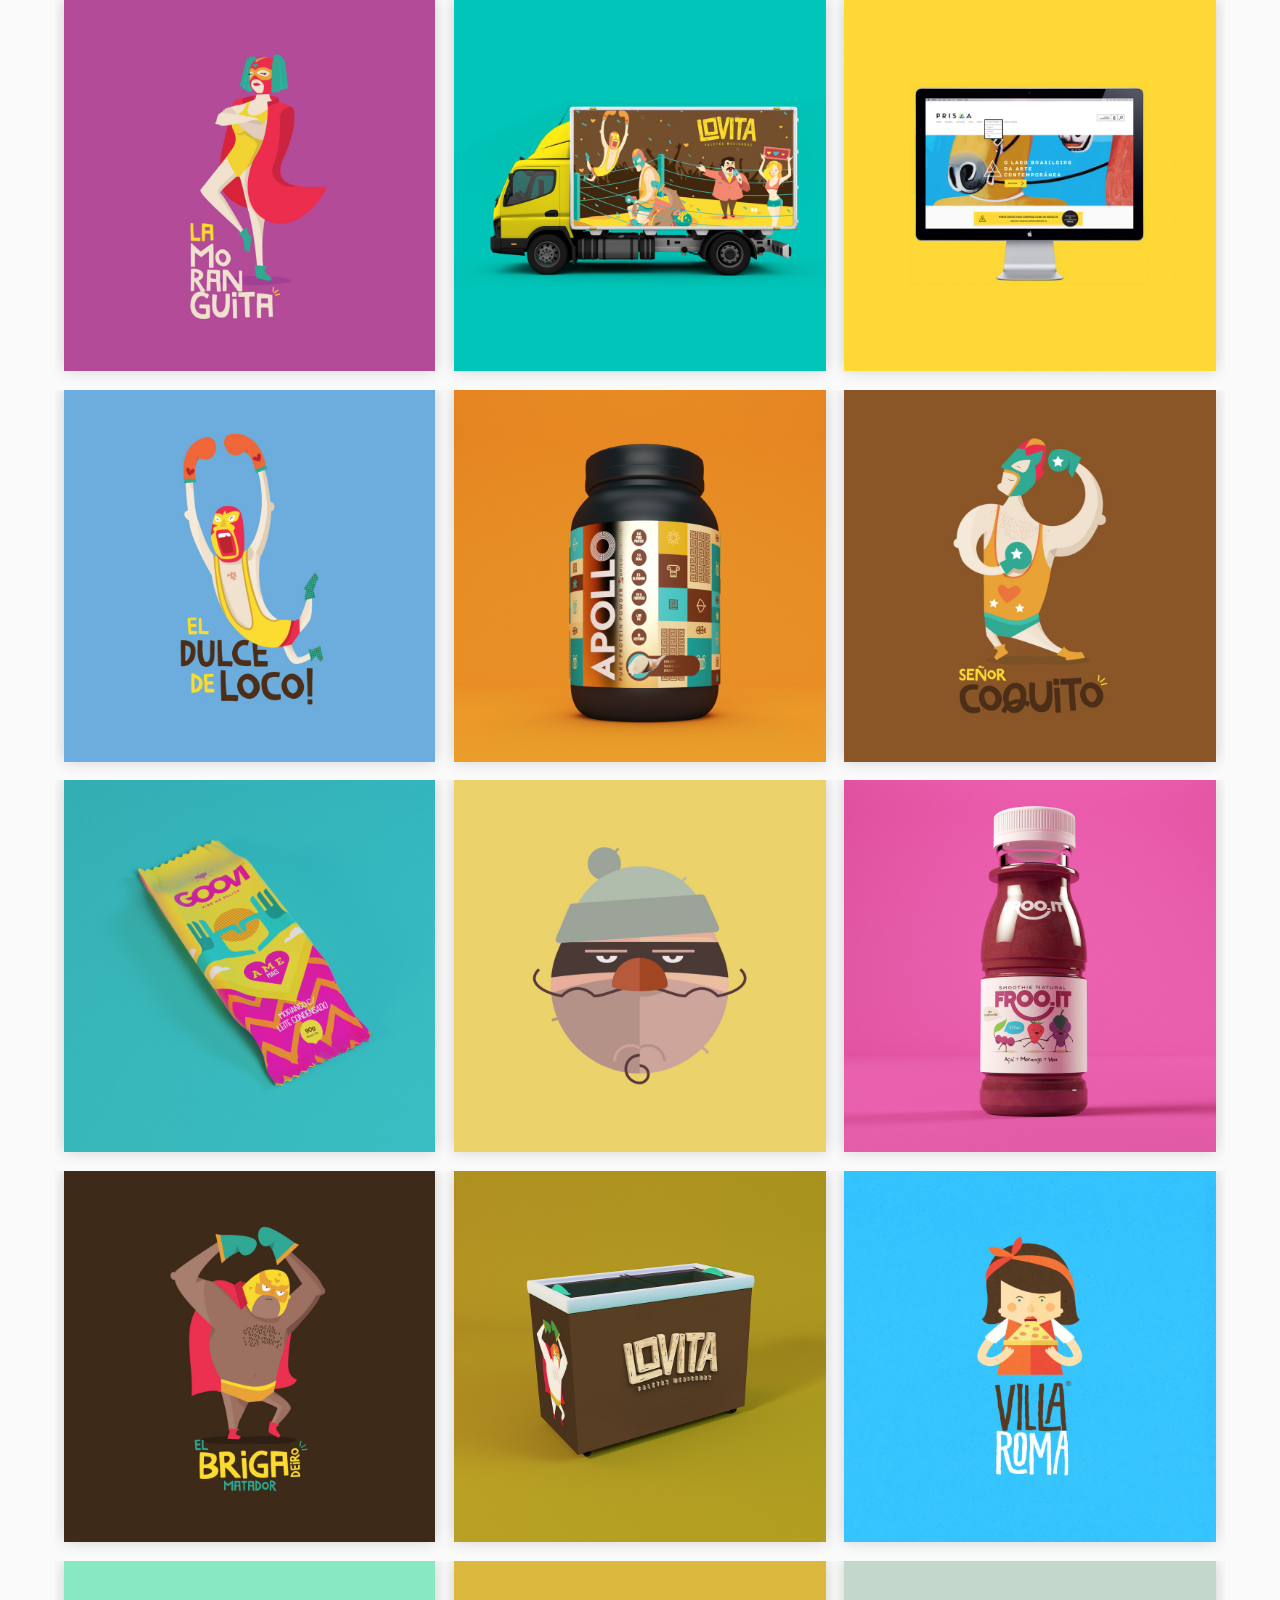
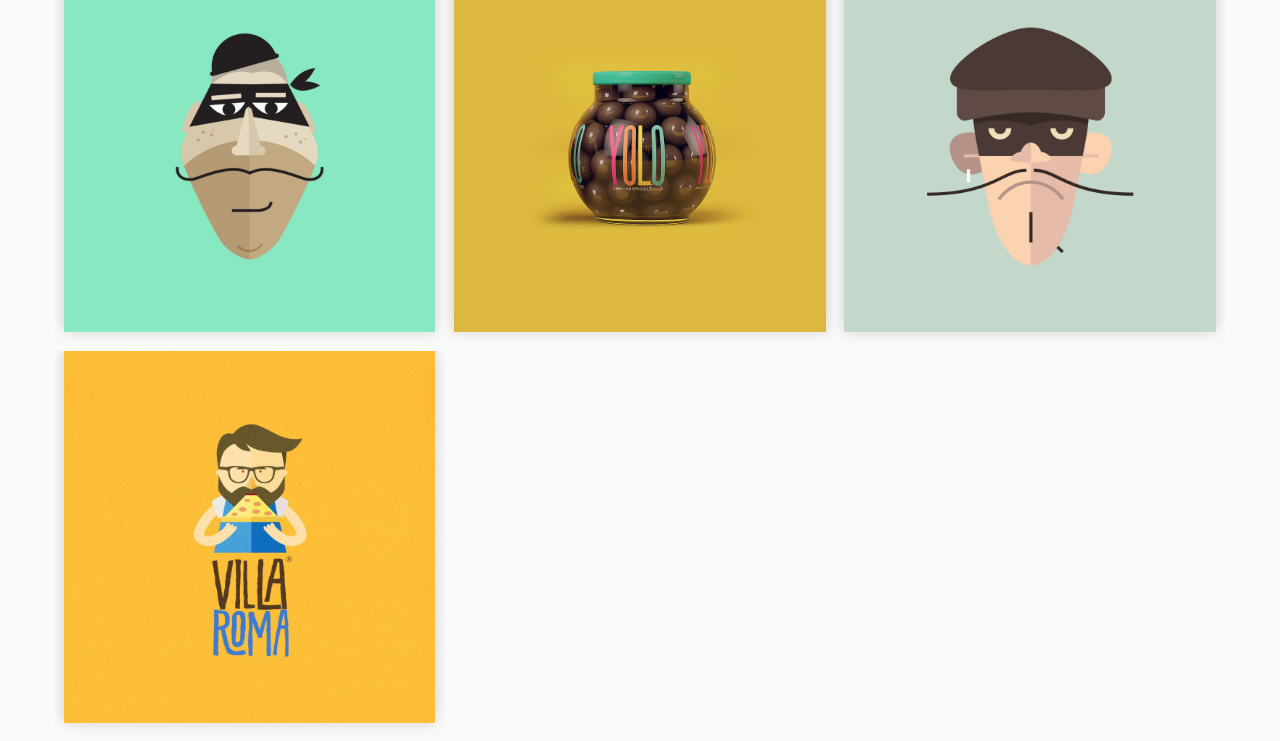
<file: index.html>
<!doctype html>
<html class="no-js" lang="">

<head>
    <meta charset="utf-8">
    <meta http-equiv="X-UA-Compatible" content="IE=edge,chrome=1">
    <title></title>
    <meta name="description" content="">
    <meta name="viewport" content="width=device-width, initial-scale=1">

    <link rel="stylesheet" href="css/normalize.css">
    <link rel="stylesheet" href="css/main.css">
    <link rel="stylesheet" href="css/design.css">
    <link rel="stylesheet" href="css/display.css">
    <link rel="stylesheet" href="css/grid.css">
    <link rel="stylesheet" href="css/tests.css">

    <link rel="stylesheet" href="//maxcdn.bootstrapcdn.com/font-awesome/4.3.0/css/font-awesome.min.css">
    <script src="js/vendor/modernizr-2.8.3.min.js"></script>
</head>

<body class="grey lighten-5">
    <!--[if lt IE 8]>
            <p class="browserupgrade">You are using an <strong>outdated</strong> browser. Please <a href="http://browsehappy.com/">upgrade your browser</a> to improve your experience.</p>
        <![endif]-->

    <div class="menutoggle" style="display:none;">
        <div class="line top-line animated-menutoggle faster"></div>
        <div class="line center-line animated-menutoggle"></div>
        <div class="line bottom-line animated-menutoggle slower"></div>
    </div>

    <div class="container">
        <div id="card-content"></div>
        <div id="portfolio" data-page="portfolio" class="row">
            <div class="small-block-grid-1 medium-block-grid-2 large-block-grid-3">
                <!--<div class="flex-grid s-grid-1 m-grid-2 l-grid-3">-->
                <li class="tile noselect">
                    <div class="card animated ambient-shadow z1">
                        <div class="card-thumb on"><img src="img/lovita2_0001_Layer-Comp-2-1024x1024.jpg">
                        </div>
                        <div class="card-overlay off"></div>
                        <div class="card-info off">
                            <div class="card-icons dead-center"><img src="img/icons/play.svg">
                            </div>
                            <span class="card-title"> Material Deign</span>
                        </div>
                    </div>
                </li>
                <li class="tile noselect">
                    <div class="card animated ambient-shadow z1">
                        <div class="card-thumb on"><img src="img/lovita2_0000_Layer-Comp-1-1024x1024.jpg">
                        </div>
                        <div class="card-overlay off"></div>
                        <div class="card-info off">
                            <div class="card-icons dead-center"><img src="img/icons/play.svg">
                            </div>
                            <span class="card-title"> Material Deign</span>
                        </div>
                    </div>
                </li>
                <li class="tile noselect">
                    <div class="card animated ambient-shadow z1">
                        <div class="card-thumb on"><img src="img/prisma_site-960x960.jpg">
                        </div>
                        <div class="card-overlay off"></div>
                        <div class="card-info off">
                            <div class="card-icons dead-center"><img src="img/icons/play.svg">
                            </div>
                            <span class="card-title"> Material Deign</span>
                        </div>
                    </div>
                </li>
                <li class="tile noselect">
                    <div class="card animated ambient-shadow z1">
                        <div class="card-thumb on"><img src="img/lovita2_0002_Layer-Comp-3-1024x1024.jpg">
                        </div>
                        <div class="card-overlay off"></div>
                        <div class="card-info off">
                            <div class="card-icons dead-center"><img src="img/icons/play.svg">
                            </div>
                            <span class="card-title"> Material Deign</span>
                        </div>
                    </div>
                </li>
                <li class="tile noselect">
                    <div class="card animated ambient-shadow z1">
                        <div class="card-thumb on"><img src="img/1300_1-1024x1024.jpg">
                        </div>
                        <div class="card-overlay off"></div>
                        <div class="card-info off">
                            <div class="card-icons dead-center"><img src="img/icons/play.svg">
                            </div>
                            <span class="card-title"> Material Deign</span>
                        </div>
                    </div>
                </li>
                <li class="tile noselect">
                    <div class="card animated ambient-shadow z1">
                        <div class="card-thumb on"><img src="img/lovita2_0003_Layer-Comp-4-1024x1024.jpg">
                        </div>
                        <div class="card-overlay off"></div>
                        <div class="card-info off">
                            <div class="card-icons dead-center"><img src="img/icons/play.svg">
                            </div>
                            <span class="card-title"> Material Deign</span>
                        </div>
                    </div>
                </li>
                <li class="tile noselect">
                    <div class="card animated ambient-shadow z1">
                        <div class="card-thumb on"><img src="img/paleta-960x960.jpg">
                        </div>
                        <div class="card-overlay off"></div>
                        <div class="card-info off">
                            <div class="card-icons dead-center"><img src="img/icons/play.svg">
                            </div>
                            <span class="card-title"> Material Deign</span>
                        </div>
                    </div>
                </li>
                <li class="tile noselect">
                    <div class="card animated ambient-shadow z1">
                        <div class="card-thumb on"><img src="img/illegal_6-1024x1024.jpg">
                        </div>
                        <div class="card-overlay off"></div>
                        <div class="card-info off">
                            <div class="card-icons dead-center"><img src="img/icons/play.svg">
                            </div>
                            <span class="card-title"> Material Deign</span>
                        </div>
                    </div>
                </li>
                <li class="tile noselect">
                    <div class="card animated ambient-shadow z1">
                        <div class="card-thumb on"><img src="img/1300_0008_Layer-Comp-9-1024x1024.jpg">
                        </div>
                        <div class="card-overlay off"></div>
                        <div class="card-info off">
                            <div class="card-icons dead-center"><img src="img/icons/play.svg">
                            </div>
                            <span class="card-title"> Material Deign</span>
                        </div>
                    </div>
                </li>
                <li class="tile noselect">
                    <div class="card animated ambient-shadow z1">
                        <div class="card-thumb on"><img src="img/lovita2_0004_Layer-Comp-5-1024x1024.jpg">
                        </div>
                        <div class="card-overlay off"></div>
                        <div class="card-info off">
                            <div class="card-icons dead-center"><img src="img/icons/play.svg">
                            </div>
                            <span class="card-title"> Material Deign</span>
                        </div>
                    </div>
                </li>
                <li class="tile noselect">
                    <div class="card animated ambient-shadow z1">
                        <div class="card-thumb on"><img src="img/lovita2_0005_Layer-Comp-6-1024x1024.jpg">
                        </div>
                        <div class="card-overlay off"></div>
                        <div class="card-info off">
                            <div class="card-icons dead-center"><img src="img/icons/play.svg">
                            </div>
                            <span class="card-title"> Material Deign</span>
                        </div>
                    </div>
                </li>
                <li class="tile noselect">
                    <div class="card animated ambient-shadow z1">
                        <div class="card-thumb on"><img src="img/villa2_0006_Layer-Comp-7-1024x1024.jpg">
                        </div>
                        <div class="card-overlay off"></div>
                        <div class="card-info off">
                            <div class="card-icons dead-center"><img src="img/icons/play.svg">
                            </div>
                            <span class="card-title"> Material Deign</span>
                        </div>
                    </div>
                </li>
                <li class="tile noselect">
                    <div class="card animated ambient-shadow z1">
                        <div class="card-thumb on"><img src="img/illegal_8-1024x1024.jpg">
                        </div>
                        <div class="card-overlay off"></div>
                        <div class="card-info off">
                            <div class="card-icons dead-center"><img src="img/icons/play.svg">
                            </div>
                            <span class="card-title"> Material Deign</span>
                        </div>
                    </div>
                </li>
                <li class="tile noselect">
                    <div class="card animated ambient-shadow z1">
                        <div class="card-thumb on"><img src="img/yolo6-960x960.jpg">
                        </div>
                        <div class="card-overlay off"></div>
                        <div class="card-info off">
                            <div class="card-icons dead-center"><img src="img/icons/play.svg">
                            </div>
                            <span class="card-title"> Material Deign</span>
                        </div>
                    </div>
                </li>
                <li class="tile noselect">
                    <div class="card animated ambient-shadow z1">
                        <div class="card-thumb on"><img src="img/illegal_7-1024x1024.jpg">
                        </div>
                        <div class="card-overlay off"></div>
                        <div class="card-info off">
                            <div class="card-icons dead-center"><img src="img/icons/play.svg">
                            </div>
                            <span class="card-title"> Material Deign</span>
                        </div>
                    </div>
                </li>
                <li class="tile noselect">
                    <div class="card animated ambient-shadow z1">
                        <div class="card-thumb on"><img src="img/villa2_0008_Layer-Comp-91-1024x1024.jpg">
                        </div>
                        <div class="card-overlay off"></div>
                        <div class="card-info off">
                            <div class="card-icons dead-center"><img src="img/icons/play.svg">
                            </div>
                            <span class="card-title"> Material Deign</span>
                        </div>
                    </div>
                </li>
            </div>
        </div>
    </div>

    <script src="//ajax.googleapis.com/ajax/libs/jquery/1.11.2/jquery.js"></script>
    <script>
        window.jQuery || document.write('<script src="js/vendor/jquery-1.11.2.js"><\/script>')
    </script>
    <script src="js/plugins.js"></script>
    <script src="js/main.js"></script>
    <script src="js/cards.js"></script>
    <script src="js/vendor/color-thief.js"></script>
</body>

</html>
</file>
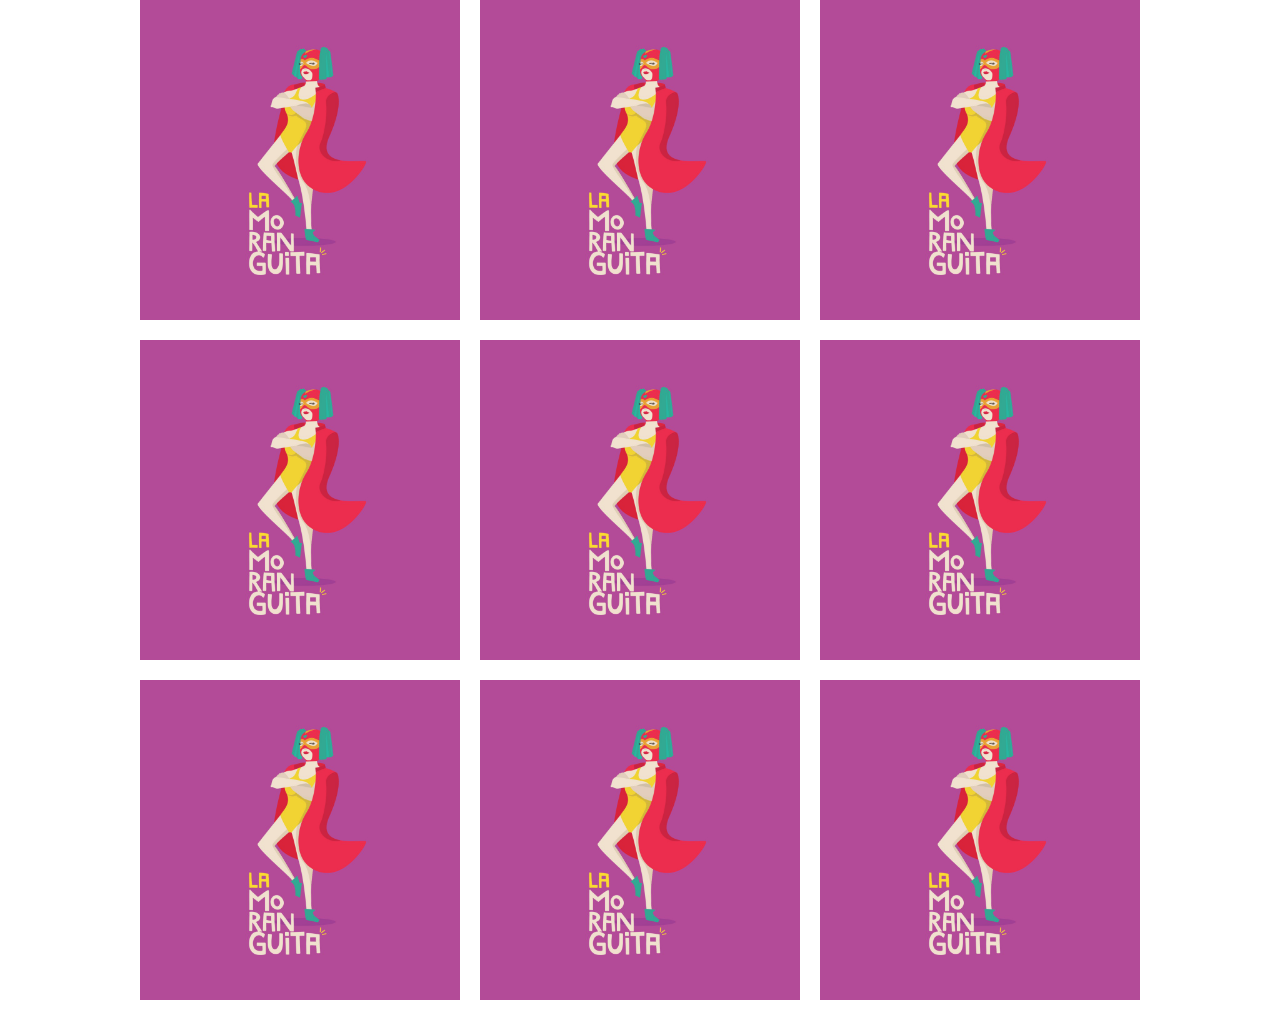
<file: test/index.html>
<!doctype html>
<html class="no-js" lang="en">

<head>
    <meta charset="utf-8" />
    <meta name="viewport" content="width=device-width, initial-scale=1.0" />
    <title>Foundation | Welcome</title>
    <link rel="stylesheet" href="css/foundation.css" />
    <script src="js/vendor/modernizr.js"></script>
</head>

<body>

    <div class="row">
        <div class="small-block-grid-1 medium-block-grid-2 large-block-grid-3">
            <li>
                <img src="../img/lovita2_0001_Layer-Comp-2-1024x1024.jpg" />
            </li>
            <li>
                <img src="../img/lovita2_0001_Layer-Comp-2-1024x1024.jpg" />
            </li>
            <li>
                <img src="../img/lovita2_0001_Layer-Comp-2-1024x1024.jpg" />
            </li>
            <li>
                <img src="../img/lovita2_0001_Layer-Comp-2-1024x1024.jpg" />
            </li>
            <li>
                <img src="../img/lovita2_0001_Layer-Comp-2-1024x1024.jpg" />
            </li>
            <li>
                <img src="../img/lovita2_0001_Layer-Comp-2-1024x1024.jpg" />
            </li>
            <li>
                <img src="../img/lovita2_0001_Layer-Comp-2-1024x1024.jpg" />
            </li>
            <li>
                <img src="../img/lovita2_0001_Layer-Comp-2-1024x1024.jpg" />
            </li>
            <li>
                <img src="../img/lovita2_0001_Layer-Comp-2-1024x1024.jpg" />
            </li>
        </div>
    </div>


    <script src="js/vendor/jquery.js"></script>
    <script src="js/foundation.min.js"></script>
    <script>
        $(document).foundation();
    </script>
</body>

</html>
</file>
<file: css/main.css>
/*! HTML5 Boilerplate v5.0 | MIT License | http://h5bp.com/ */

html {
    color: #222;
    font-size: 1em;
    line-height: 1.4;
}

::-moz-selection {
    background: #b3d4fc;
    text-shadow: none;
}

::selection {
    background: #b3d4fc;
    text-shadow: none;
}

hr {
    display: block;
    height: 1px;
    border: 0;
    border-top: 1px solid #ccc;
    margin: 1em 0;
    padding: 0;
}

audio,
canvas,
iframe,
img,
svg,
video {
    vertical-align: middle;
}

fieldset {
    border: 0;
    margin: 0;
    padding: 0;
}

textarea {
    resize: vertical;
}

.browserupgrade {
    margin: 0.2em 0;
    background: #ccc;
    color: #000;
    padding: 0.2em 0;
}


/* ==========================================================================
   Author's custom styles
   ========================================================================== */















/* ==========================================================================
   Media Queries
   ========================================================================== */

@media only screen and (min-width: 35em) {

}

@media print,
       (-o-min-device-pixel-ratio: 5/4),
       (-webkit-min-device-pixel-ratio: 1.25),
       (min-resolution: 120dpi) {

}

/* ==========================================================================
   Helper classes
   ========================================================================== */

.hidden {
    display: none !important;
    visibility: hidden;
}

.visuallyhidden {
    border: 0;
    clip: rect(0 0 0 0);
    height: 1px;
    margin: -1px;
    overflow: hidden;
    padding: 0;
    position: absolute;
    width: 1px;
}

.visuallyhidden.focusable:active,
.visuallyhidden.focusable:focus {
    clip: auto;
    height: auto;
    margin: 0;
    overflow: visible;
    position: static;
    width: auto;
}

.invisible {
    visibility: hidden;
}

.clearfix:before,
.clearfix:after {
    content: " ";
    display: table;
}

.clearfix:after {
    clear: both;
}

.clearfix {
    *zoom: 1;
}

/* ==========================================================================
   Print styles
   ========================================================================== */

@media print {
    *,
    *:before,
    *:after {
        background: transparent !important;
        color: #000 !important;
        box-shadow: none !important;
        text-shadow: none !important;
    }

    a,
    a:visited {
        text-decoration: underline;
    }

    a[href]:after {
        content: " (" attr(href) ")";
    }

    abbr[title]:after {
        content: " (" attr(title) ")";
    }

    a[href^="#"]:after,
    a[href^="javascript:"]:after {
        content: "";
    }

    pre,
    blockquote {
        border: 1px solid #999;
        page-break-inside: avoid;
    }

    thead {
        display: table-header-group;
    }

    tr,
    img {
        page-break-inside: avoid;
    }

    img {
        max-width: 100% !important;
    }

    p,
    h2,
    h3 {
        orphans: 3;
        widows: 3;
    }

    h2,
    h3 {
        page-break-after: avoid;
    }
}
</file>
<file: css/design.css>
/*--------------------------------------------------------------
TYPE
--------------------------------------------------------------*/

@font-face {
    font-family: "Roboto";
    src: url("../fonts/roboto/Roboto-Light.ttf");
    font-weight: 300;
}

@font-face {
    font-family: "Roboto";
    src: url("../fonts/roboto/Roboto-Regular.ttf");
    font-weight: 400;
}

@font-face {
    font-family: "Roboto";
    src: url("../fonts/roboto/Roboto-Medium.ttf");
    font-weight: 500;
}

@font-face {
    font-family: "Roboto";
    src: url("../fonts/roboto/Roboto-Bold.ttf");
    font-weight: 700;
}

@font-face {
    font-family: "Roboto";
    src: url("../fonts/roboto/Roboto-Thin.ttf");
    font-weight: 200;
}

@font-face {
    font-family: "NotoSerif";
    src: url("../fonts/noto-serif/NotoSerif-Regular.ttf");
    font-weight: 400;
}

@font-face {
    font-family: "NotoSerif";
    src: url("../fonts/noto-serif/NotoSerif-Italic.ttf");
    font-weight: 400;
    font-style: italic;
}

@font-face {
    font-family: "NotoSerif";
    src: url("../fonts/noto-serif/NotoSerif-Bold.ttf");
    font-weight: 700;
}

@font-face {
    font-family: "NotoSerif";
    src: url("../fonts/noto-serif/NotoSerif-BoldItalic.ttf");
    font-weight: 700;
    font-style: italic;
}

@font-face {
    font-family: "NotoSans";
    src: url("../fonts/noto-sans/NotoSans-Regular.ttf");
    font-weight: 400;
}

@font-face {
    font-family: "NotoSans";
    src: url("../fonts/noto-sans/NotoSans-Italic.ttf");
    font-weight: 400;
    font-style: italic;
}

@font-face {
    font-family: "NotoSans";
    src: url("../fonts/noto-sans/NotoSans-Bold.ttf");
    font-weight: 700;
}

@font-face {
    font-family: "NotoSans";
    src: url("../fonts/noto-sans/NotoSans-BoldItalic.ttf");
    font-weight: 700;
    font-style: italic;
}
/*--------------------------------------------------------------
ASPECT
--------------------------------------------------------------*/

html {
    line-height: 1.5;
    font-family: "Roboto", sans-serif;
    font-weight: normal;
    color: rgba(0, 0, 0, 0.87);
}

@media only screen and (min-width: 0) {
    html {
        font-size: 14px;
    }
}

@media only screen and (min-width: 992px) {
    html {
        font-size: 14.5px;
    }
}

@media only screen and (min-width: 1200px) {
    html {
        font-size: 15px;
    }
}

h1,
h2,
h3,
h4,
h5,
h6 {
    font-weight: 400;
}

h1 a,
h2 a,
h3 a,
h4 a,
h5 a,
h6 a {
    font-weight: inherit;
}

h1 {
    font-size: 4.2rem;
    line-height: 4.62rem;
    margin: 2.1rem 0 1.68rem 0;
}

h2 {
    font-size: 3.56rem;
    line-height: 3.916rem;
    margin: 1.78rem 0 1.424rem 0;
}

h3 {
    font-size: 2.92rem;
    line-height: 3.212rem;
    margin: 1.46rem 0 1.168rem 0;
}

h4 {
    font-size: 2.28rem;
    line-height: 2.508rem;
    margin: 1.14rem 0 0.912rem 0;
}

h5 {
    font-size: 1.64rem;
    line-height: 1.804rem;
    margin: 0.82rem 0 0.656rem 0;
}

h6 {
    font-size: 1rem;
    line-height: 1.1rem;
    margin: 0.5rem 0 0.4rem 0;
}

em {
    font-style: italic;
}

strong {
    font-weight: 500;
}

small {
    font-size: 75%;
}

.light,
footer.page-footer .footer-copyright {
    font-weight: 300;
}

.flow-text {
    font-weight: 300;
}

@media only screen and (min-width: 360px) {
    .flow-text {
        font-size: 1.2rem;
    }
}

@media only screen and (min-width: 0px) {
    .flow-text {
        line-height: 0.8rem;
    }
}

@media only screen and (min-width: 390px) {
    .flow-text {
        font-size: 1.224rem;
    }
}

@media only screen and (min-width: 30px) {
    .flow-text {
        line-height: 0.904rem;
    }
}

@media only screen and (min-width: 420px) {
    .flow-text {
        font-size: 1.248rem;
    }
}

@media only screen and (min-width: 60px) {
    .flow-text {
        line-height: 1.008rem;
    }
}

@media only screen and (min-width: 450px) {
    .flow-text {
        font-size: 1.272rem;
    }
}

@media only screen and (min-width: 90px) {
    .flow-text {
        line-height: 1.112rem;
    }
}

@media only screen and (min-width: 480px) {
    .flow-text {
        font-size: 1.296rem;
    }
}

@media only screen and (min-width: 120px) {
    .flow-text {
        line-height: 1.216rem;
    }
}

@media only screen and (min-width: 510px) {
    .flow-text {
        font-size: 1.32rem;
    }
}

@media only screen and (min-width: 150px) {
    .flow-text {
        line-height: 1.32rem;
    }
}

@media only screen and (min-width: 540px) {
    .flow-text {
        font-size: 1.344rem;
    }
}

@media only screen and (min-width: 180px) {
    .flow-text {
        line-height: 1.424rem;
    }
}

@media only screen and (min-width: 570px) {
    .flow-text {
        font-size: 1.368rem;
    }
}

@media only screen and (min-width: 210px) {
    .flow-text {
        line-height: 1.528rem;
    }
}

@media only screen and (min-width: 600px) {
    .flow-text {
        font-size: 1.392rem;
    }
}

@media only screen and (min-width: 240px) {
    .flow-text {
        line-height: 1.632rem;
    }
}

@media only screen and (min-width: 630px) {
    .flow-text {
        font-size: 1.416rem;
    }
}

@media only screen and (min-width: 270px) {
    .flow-text {
        line-height: 1.736rem;
    }
}

@media only screen and (min-width: 660px) {
    .flow-text {
        font-size: 1.44rem;
    }
}

@media only screen and (min-width: 300px) {
    .flow-text {
        line-height: 1.84rem;
    }
}

@media only screen and (min-width: 690px) {
    .flow-text {
        font-size: 1.464rem;
    }
}

@media only screen and (min-width: 330px) {
    .flow-text {
        line-height: 1.944rem;
    }
}

@media only screen and (min-width: 720px) {
    .flow-text {
        font-size: 1.488rem;
    }
}

@media only screen and (min-width: 360px) {
    .flow-text {
        line-height: 2.048rem;
    }
}

@media only screen and (min-width: 750px) {
    .flow-text {
        font-size: 1.512rem;
    }
}

@media only screen and (min-width: 390px) {
    .flow-text {
        line-height: 2.152rem;
    }
}

@media only screen and (min-width: 780px) {
    .flow-text {
        font-size: 1.536rem;
    }
}

@media only screen and (min-width: 420px) {
    .flow-text {
        line-height: 2.256rem;
    }
}

@media only screen and (min-width: 810px) {
    .flow-text {
        font-size: 1.56rem;
    }
}

@media only screen and (min-width: 450px) {
    .flow-text {
        line-height: 2.36rem;
    }
}

@media only screen and (min-width: 840px) {
    .flow-text {
        font-size: 1.584rem;
    }
}

@media only screen and (min-width: 480px) {
    .flow-text {
        line-height: 2.464rem;
    }
}

@media only screen and (min-width: 870px) {
    .flow-text {
        font-size: 1.608rem;
    }
}

@media only screen and (min-width: 510px) {
    .flow-text {
        line-height: 2.568rem;
    }
}

@media only screen and (min-width: 900px) {
    .flow-text {
        font-size: 1.632rem;
    }
}

@media only screen and (min-width: 540px) {
    .flow-text {
        line-height: 2.672rem;
    }
}

@media only screen and (min-width: 930px) {
    .flow-text {
        font-size: 1.656rem;
    }
}

@media only screen and (min-width: 570px) {
    .flow-text {
        line-height: 2.776rem;
    }
}

@media only screen and (min-width: 960px) {
    .flow-text {
        font-size: 1.68rem;
    }
}

@media only screen and (min-width: 600px) {
    .flow-text {
        line-height: 2.88rem;
    }
}

.hide {
    display: none;
}

.invisible {
    visibility: hidden;
}

.antialiased {
    -webkit-font-smoothing: antialiased;
    -moz-osx-font-smoothing: grayscale;
}

img {
    -ms-interpolation-mode: bicubic;
}

a {
    text-decoration: none;
}
/*--------------------------------------------------------------
COLOR PALETTE
--------------------------------------------------------------*/
/*!
 * Materialize v0.95.3 (http://materializecss.com)
 * Copyright 2014-2015 Materialize
 * MIT License (https://raw.githubusercontent.com/Dogfalo/materialize/master/LICENSE)
 */

.materialize-red.lighten-5 {
    background-color: #fdeaeb !important;
}

.materialize-red-text.text-lighten-5 {
    color: #fdeaeb !important;
}

.materialize-red.lighten-4 {
    background-color: #f8c1c3 !important;
}

.materialize-red-text.text-lighten-4 {
    color: #f8c1c3 !important;
}

.materialize-red.lighten-3 {
    background-color: #f3989b !important;
}

.materialize-red-text.text-lighten-3 {
    color: #f3989b !important;
}

.materialize-red.lighten-2 {
    background-color: #ee6e73 !important;
}

.materialize-red-text.text-lighten-2 {
    color: #ee6e73 !important;
}

.materialize-red.lighten-1 {
    background-color: #ea454b !important;
}

.materialize-red-text.text-lighten-1 {
    color: #ea454b !important;
}

.materialize-red {
    background-color: #e51c23 !important;
}

.materialize-red-text {
    color: #e51c23 !important;
}

.materialize-red.darken-1 {
    background-color: #d0181e !important;
}

.materialize-red-text.text-darken-1 {
    color: #d0181e !important;
}

.materialize-red.darken-2 {
    background-color: #b9151b !important;
}

.materialize-red-text.text-darken-2 {
    color: #b9151b !important;
}

.materialize-red.darken-3 {
    background-color: #a21318 !important;
}

.materialize-red-text.text-darken-3 {
    color: #a21318 !important;
}

.materialize-red.darken-4 {
    background-color: #8b1014 !important;
}

.materialize-red-text.text-darken-4 {
    color: #8b1014 !important;
}

.red.lighten-5 {
    background-color: #FFEBEE !important;
}

.red-text.text-lighten-5 {
    color: #FFEBEE !important;
}

.red.lighten-4 {
    background-color: #FFCDD2 !important;
}

.red-text.text-lighten-4 {
    color: #FFCDD2 !important;
}

.red.lighten-3 {
    background-color: #EF9A9A !important;
}

.red-text.text-lighten-3 {
    color: #EF9A9A !important;
}

.red.lighten-2 {
    background-color: #E57373 !important;
}

.red-text.text-lighten-2 {
    color: #E57373 !important;
}

.red.lighten-1 {
    background-color: #EF5350 !important;
}

.red-text.text-lighten-1 {
    color: #EF5350 !important;
}

.red {
    background-color: #F44336 !important;
}

.red-text {
    color: #F44336 !important;
}

.red.darken-1 {
    background-color: #E53935 !important;
}

.red-text.text-darken-1 {
    color: #E53935 !important;
}

.red.darken-2 {
    background-color: #D32F2F !important;
}

.red-text.text-darken-2 {
    color: #D32F2F !important;
}

.red.darken-3 {
    background-color: #C62828 !important;
}

.red-text.text-darken-3 {
    color: #C62828 !important;
}

.red.darken-4 {
    background-color: #B71C1C !important;
}

.red-text.text-darken-4 {
    color: #B71C1C !important;
}

.red.accent-1 {
    background-color: #FF8A80 !important;
}

.red-text.text-accent-1 {
    color: #FF8A80 !important;
}

.red.accent-2 {
    background-color: #FF5252 !important;
}

.red-text.text-accent-2 {
    color: #FF5252 !important;
}

.red.accent-3 {
    background-color: #FF1744 !important;
}

.red-text.text-accent-3 {
    color: #FF1744 !important;
}

.red.accent-4 {
    background-color: #D50000 !important;
}

.red-text.text-accent-4 {
    color: #D50000 !important;
}

.pink.lighten-5 {
    background-color: #fce4ec !important;
}

.pink-text.text-lighten-5 {
    color: #fce4ec !important;
}

.pink.lighten-4 {
    background-color: #f8bbd0 !important;
}

.pink-text.text-lighten-4 {
    color: #f8bbd0 !important;
}

.pink.lighten-3 {
    background-color: #f48fb1 !important;
}

.pink-text.text-lighten-3 {
    color: #f48fb1 !important;
}

.pink.lighten-2 {
    background-color: #f06292 !important;
}

.pink-text.text-lighten-2 {
    color: #f06292 !important;
}

.pink.lighten-1 {
    background-color: #ec407a !important;
}

.pink-text.text-lighten-1 {
    color: #ec407a !important;
}

.pink {
    background-color: #e91e63 !important;
}

.pink-text {
    color: #e91e63 !important;
}

.pink.darken-1 {
    background-color: #d81b60 !important;
}

.pink-text.text-darken-1 {
    color: #d81b60 !important;
}

.pink.darken-2 {
    background-color: #c2185b !important;
}

.pink-text.text-darken-2 {
    color: #c2185b !important;
}

.pink.darken-3 {
    background-color: #ad1457 !important;
}

.pink-text.text-darken-3 {
    color: #ad1457 !important;
}

.pink.darken-4 {
    background-color: #880e4f !important;
}

.pink-text.text-darken-4 {
    color: #880e4f !important;
}

.pink.accent-1 {
    background-color: #ff80ab !important;
}

.pink-text.text-accent-1 {
    color: #ff80ab !important;
}

.pink.accent-2 {
    background-color: #ff4081 !important;
}

.pink-text.text-accent-2 {
    color: #ff4081 !important;
}

.pink.accent-3 {
    background-color: #f50057 !important;
}

.pink-text.text-accent-3 {
    color: #f50057 !important;
}

.pink.accent-4 {
    background-color: #c51162 !important;
}

.pink-text.text-accent-4 {
    color: #c51162 !important;
}

.purple.lighten-5 {
    background-color: #f3e5f5 !important;
}

.purple-text.text-lighten-5 {
    color: #f3e5f5 !important;
}

.purple.lighten-4 {
    background-color: #e1bee7 !important;
}

.purple-text.text-lighten-4 {
    color: #e1bee7 !important;
}

.purple.lighten-3 {
    background-color: #ce93d8 !important;
}

.purple-text.text-lighten-3 {
    color: #ce93d8 !important;
}

.purple.lighten-2 {
    background-color: #ba68c8 !important;
}

.purple-text.text-lighten-2 {
    color: #ba68c8 !important;
}

.purple.lighten-1 {
    background-color: #ab47bc !important;
}

.purple-text.text-lighten-1 {
    color: #ab47bc !important;
}

.purple {
    background-color: #9c27b0 !important;
}

.purple-text {
    color: #9c27b0 !important;
}

.purple.darken-1 {
    background-color: #8e24aa !important;
}

.purple-text.text-darken-1 {
    color: #8e24aa !important;
}

.purple.darken-2 {
    background-color: #7b1fa2 !important;
}

.purple-text.text-darken-2 {
    color: #7b1fa2 !important;
}

.purple.darken-3 {
    background-color: #6a1b9a !important;
}

.purple-text.text-darken-3 {
    color: #6a1b9a !important;
}

.purple.darken-4 {
    background-color: #4a148c !important;
}

.purple-text.text-darken-4 {
    color: #4a148c !important;
}

.purple.accent-1 {
    background-color: #ea80fc !important;
}

.purple-text.text-accent-1 {
    color: #ea80fc !important;
}

.purple.accent-2 {
    background-color: #e040fb !important;
}

.purple-text.text-accent-2 {
    color: #e040fb !important;
}

.purple.accent-3 {
    background-color: #d500f9 !important;
}

.purple-text.text-accent-3 {
    color: #d500f9 !important;
}

.purple.accent-4 {
    background-color: #aa00ff !important;
}

.purple-text.text-accent-4 {
    color: #aa00ff !important;
}

.deep-purple.lighten-5 {
    background-color: #ede7f6 !important;
}

.deep-purple-text.text-lighten-5 {
    color: #ede7f6 !important;
}

.deep-purple.lighten-4 {
    background-color: #d1c4e9 !important;
}

.deep-purple-text.text-lighten-4 {
    color: #d1c4e9 !important;
}

.deep-purple.lighten-3 {
    background-color: #b39ddb !important;
}

.deep-purple-text.text-lighten-3 {
    color: #b39ddb !important;
}

.deep-purple.lighten-2 {
    background-color: #9575cd !important;
}

.deep-purple-text.text-lighten-2 {
    color: #9575cd !important;
}

.deep-purple.lighten-1 {
    background-color: #7e57c2 !important;
}

.deep-purple-text.text-lighten-1 {
    color: #7e57c2 !important;
}

.deep-purple {
    background-color: #673ab7 !important;
}

.deep-purple-text {
    color: #673ab7 !important;
}

.deep-purple.darken-1 {
    background-color: #5e35b1 !important;
}

.deep-purple-text.text-darken-1 {
    color: #5e35b1 !important;
}

.deep-purple.darken-2 {
    background-color: #512da8 !important;
}

.deep-purple-text.text-darken-2 {
    color: #512da8 !important;
}

.deep-purple.darken-3 {
    background-color: #4527a0 !important;
}

.deep-purple-text.text-darken-3 {
    color: #4527a0 !important;
}

.deep-purple.darken-4 {
    background-color: #311b92 !important;
}

.deep-purple-text.text-darken-4 {
    color: #311b92 !important;
}

.deep-purple.accent-1 {
    background-color: #b388ff !important;
}

.deep-purple-text.text-accent-1 {
    color: #b388ff !important;
}

.deep-purple.accent-2 {
    background-color: #7c4dff !important;
}

.deep-purple-text.text-accent-2 {
    color: #7c4dff !important;
}

.deep-purple.accent-3 {
    background-color: #651fff !important;
}

.deep-purple-text.text-accent-3 {
    color: #651fff !important;
}

.deep-purple.accent-4 {
    background-color: #6200ea !important;
}

.deep-purple-text.text-accent-4 {
    color: #6200ea !important;
}

.indigo.lighten-5 {
    background-color: #e8eaf6 !important;
}

.indigo-text.text-lighten-5 {
    color: #e8eaf6 !important;
}

.indigo.lighten-4 {
    background-color: #c5cae9 !important;
}

.indigo-text.text-lighten-4 {
    color: #c5cae9 !important;
}

.indigo.lighten-3 {
    background-color: #9fa8da !important;
}

.indigo-text.text-lighten-3 {
    color: #9fa8da !important;
}

.indigo.lighten-2 {
    background-color: #7986cb !important;
}

.indigo-text.text-lighten-2 {
    color: #7986cb !important;
}

.indigo.lighten-1 {
    background-color: #5c6bc0 !important;
}

.indigo-text.text-lighten-1 {
    color: #5c6bc0 !important;
}

.indigo {
    background-color: #3f51b5 !important;
}

.indigo-text {
    color: #3f51b5 !important;
}

.indigo.darken-1 {
    background-color: #3949ab !important;
}

.indigo-text.text-darken-1 {
    color: #3949ab !important;
}

.indigo.darken-2 {
    background-color: #303f9f !important;
}

.indigo-text.text-darken-2 {
    color: #303f9f !important;
}

.indigo.darken-3 {
    background-color: #283593 !important;
}

.indigo-text.text-darken-3 {
    color: #283593 !important;
}

.indigo.darken-4 {
    background-color: #1a237e !important;
}

.indigo-text.text-darken-4 {
    color: #1a237e !important;
}

.indigo.accent-1 {
    background-color: #8c9eff !important;
}

.indigo-text.text-accent-1 {
    color: #8c9eff !important;
}

.indigo.accent-2 {
    background-color: #536dfe !important;
}

.indigo-text.text-accent-2 {
    color: #536dfe !important;
}

.indigo.accent-3 {
    background-color: #3d5afe !important;
}

.indigo-text.text-accent-3 {
    color: #3d5afe !important;
}

.indigo.accent-4 {
    background-color: #304ffe !important;
}

.indigo-text.text-accent-4 {
    color: #304ffe !important;
}

.blue.lighten-5 {
    background-color: #E3F2FD !important;
}

.blue-text.text-lighten-5 {
    color: #E3F2FD !important;
}

.blue.lighten-4 {
    background-color: #BBDEFB !important;
}

.blue-text.text-lighten-4 {
    color: #BBDEFB !important;
}

.blue.lighten-3 {
    background-color: #90CAF9 !important;
}

.blue-text.text-lighten-3 {
    color: #90CAF9 !important;
}

.blue.lighten-2 {
    background-color: #64B5F6 !important;
}

.blue-text.text-lighten-2 {
    color: #64B5F6 !important;
}

.blue.lighten-1 {
    background-color: #42A5F5 !important;
}

.blue-text.text-lighten-1 {
    color: #42A5F5 !important;
}

.blue {
    background-color: #2196F3 !important;
}

.blue-text {
    color: #2196F3 !important;
}

.blue.darken-1 {
    background-color: #1E88E5 !important;
}

.blue-text.text-darken-1 {
    color: #1E88E5 !important;
}

.blue.darken-2 {
    background-color: #1976D2 !important;
}

.blue-text.text-darken-2 {
    color: #1976D2 !important;
}

.blue.darken-3 {
    background-color: #1565C0 !important;
}

.blue-text.text-darken-3 {
    color: #1565C0 !important;
}

.blue.darken-4 {
    background-color: #0D47A1 !important;
}

.blue-text.text-darken-4 {
    color: #0D47A1 !important;
}

.blue.accent-1 {
    background-color: #82B1FF !important;
}

.blue-text.text-accent-1 {
    color: #82B1FF !important;
}

.blue.accent-2 {
    background-color: #448AFF !important;
}

.blue-text.text-accent-2 {
    color: #448AFF !important;
}

.blue.accent-3 {
    background-color: #2979FF !important;
}

.blue-text.text-accent-3 {
    color: #2979FF !important;
}

.blue.accent-4 {
    background-color: #2962FF !important;
}

.blue-text.text-accent-4 {
    color: #2962FF !important;
}

.light-blue.lighten-5 {
    background-color: #e1f5fe !important;
}

.light-blue-text.text-lighten-5 {
    color: #e1f5fe !important;
}

.light-blue.lighten-4 {
    background-color: #b3e5fc !important;
}

.light-blue-text.text-lighten-4 {
    color: #b3e5fc !important;
}

.light-blue.lighten-3 {
    background-color: #81d4fa !important;
}

.light-blue-text.text-lighten-3 {
    color: #81d4fa !important;
}

.light-blue.lighten-2 {
    background-color: #4fc3f7 !important;
}

.light-blue-text.text-lighten-2 {
    color: #4fc3f7 !important;
}

.light-blue.lighten-1 {
    background-color: #29b6f6 !important;
}

.light-blue-text.text-lighten-1 {
    color: #29b6f6 !important;
}

.light-blue {
    background-color: #03a9f4 !important;
}

.light-blue-text {
    color: #03a9f4 !important;
}

.light-blue.darken-1 {
    background-color: #039be5 !important;
}

.light-blue-text.text-darken-1 {
    color: #039be5 !important;
}

.light-blue.darken-2 {
    background-color: #0288d1 !important;
}

.light-blue-text.text-darken-2 {
    color: #0288d1 !important;
}

.light-blue.darken-3 {
    background-color: #0277bd !important;
}

.light-blue-text.text-darken-3 {
    color: #0277bd !important;
}

.light-blue.darken-4 {
    background-color: #01579b !important;
}

.light-blue-text.text-darken-4 {
    color: #01579b !important;
}

.light-blue.accent-1 {
    background-color: #80d8ff !important;
}

.light-blue-text.text-accent-1 {
    color: #80d8ff !important;
}

.light-blue.accent-2 {
    background-color: #40c4ff !important;
}

.light-blue-text.text-accent-2 {
    color: #40c4ff !important;
}

.light-blue.accent-3 {
    background-color: #00b0ff !important;
}

.light-blue-text.text-accent-3 {
    color: #00b0ff !important;
}

.light-blue.accent-4 {
    background-color: #0091ea !important;
}

.light-blue-text.text-accent-4 {
    color: #0091ea !important;
}

.cyan.lighten-5 {
    background-color: #e0f7fa !important;
}

.cyan-text.text-lighten-5 {
    color: #e0f7fa !important;
}

.cyan.lighten-4 {
    background-color: #b2ebf2 !important;
}

.cyan-text.text-lighten-4 {
    color: #b2ebf2 !important;
}

.cyan.lighten-3 {
    background-color: #80deea !important;
}

.cyan-text.text-lighten-3 {
    color: #80deea !important;
}

.cyan.lighten-2 {
    background-color: #4dd0e1 !important;
}

.cyan-text.text-lighten-2 {
    color: #4dd0e1 !important;
}

.cyan.lighten-1 {
    background-color: #26c6da !important;
}

.cyan-text.text-lighten-1 {
    color: #26c6da !important;
}

.cyan {
    background-color: #00bcd4 !important;
}

.cyan-text {
    color: #00bcd4 !important;
}

.cyan.darken-1 {
    background-color: #00acc1 !important;
}

.cyan-text.text-darken-1 {
    color: #00acc1 !important;
}

.cyan.darken-2 {
    background-color: #0097a7 !important;
}

.cyan-text.text-darken-2 {
    color: #0097a7 !important;
}

.cyan.darken-3 {
    background-color: #00838f !important;
}

.cyan-text.text-darken-3 {
    color: #00838f !important;
}

.cyan.darken-4 {
    background-color: #006064 !important;
}

.cyan-text.text-darken-4 {
    color: #006064 !important;
}

.cyan.accent-1 {
    background-color: #84ffff !important;
}

.cyan-text.text-accent-1 {
    color: #84ffff !important;
}

.cyan.accent-2 {
    background-color: #18ffff !important;
}

.cyan-text.text-accent-2 {
    color: #18ffff !important;
}

.cyan.accent-3 {
    background-color: #00e5ff !important;
}

.cyan-text.text-accent-3 {
    color: #00e5ff !important;
}

.cyan.accent-4 {
    background-color: #00b8d4 !important;
}

.cyan-text.text-accent-4 {
    color: #00b8d4 !important;
}

.teal.lighten-5 {
    background-color: #e0f2f1 !important;
}

.teal-text.text-lighten-5 {
    color: #e0f2f1 !important;
}

.teal.lighten-4 {
    background-color: #b2dfdb !important;
}

.teal-text.text-lighten-4 {
    color: #b2dfdb !important;
}

.teal.lighten-3 {
    background-color: #80cbc4 !important;
}

.teal-text.text-lighten-3 {
    color: #80cbc4 !important;
}

.teal.lighten-2 {
    background-color: #4db6ac !important;
}

.teal-text.text-lighten-2 {
    color: #4db6ac !important;
}

.teal.lighten-1 {
    background-color: #26a69a !important;
}

.teal-text.text-lighten-1 {
    color: #26a69a !important;
}

.teal {
    background-color: #009688 !important;
}

.teal-text {
    color: #009688 !important;
}

.teal.darken-1 {
    background-color: #00897b !important;
}

.teal-text.text-darken-1 {
    color: #00897b !important;
}

.teal.darken-2 {
    background-color: #00796b !important;
}

.teal-text.text-darken-2 {
    color: #00796b !important;
}

.teal.darken-3 {
    background-color: #00695c !important;
}

.teal-text.text-darken-3 {
    color: #00695c !important;
}

.teal.darken-4 {
    background-color: #004d40 !important;
}

.teal-text.text-darken-4 {
    color: #004d40 !important;
}

.teal.accent-1 {
    background-color: #a7ffeb !important;
}

.teal-text.text-accent-1 {
    color: #a7ffeb !important;
}

.teal.accent-2 {
    background-color: #64ffda !important;
}

.teal-text.text-accent-2 {
    color: #64ffda !important;
}

.teal.accent-3 {
    background-color: #1de9b6 !important;
}

.teal-text.text-accent-3 {
    color: #1de9b6 !important;
}

.teal.accent-4 {
    background-color: #00bfa5 !important;
}

.teal-text.text-accent-4 {
    color: #00bfa5 !important;
}

.green.lighten-5 {
    background-color: #E8F5E9 !important;
}

.green-text.text-lighten-5 {
    color: #E8F5E9 !important;
}

.green.lighten-4 {
    background-color: #C8E6C9 !important;
}

.green-text.text-lighten-4 {
    color: #C8E6C9 !important;
}

.green.lighten-3 {
    background-color: #A5D6A7 !important;
}

.green-text.text-lighten-3 {
    color: #A5D6A7 !important;
}

.green.lighten-2 {
    background-color: #81C784 !important;
}

.green-text.text-lighten-2 {
    color: #81C784 !important;
}

.green.lighten-1 {
    background-color: #66BB6A !important;
}

.green-text.text-lighten-1 {
    color: #66BB6A !important;
}

.green {
    background-color: #4CAF50 !important;
}

.green-text {
    color: #4CAF50 !important;
}

.green.darken-1 {
    background-color: #43A047 !important;
}

.green-text.text-darken-1 {
    color: #43A047 !important;
}

.green.darken-2 {
    background-color: #388E3C !important;
}

.green-text.text-darken-2 {
    color: #388E3C !important;
}

.green.darken-3 {
    background-color: #2E7D32 !important;
}

.green-text.text-darken-3 {
    color: #2E7D32 !important;
}

.green.darken-4 {
    background-color: #1B5E20 !important;
}

.green-text.text-darken-4 {
    color: #1B5E20 !important;
}

.green.accent-1 {
    background-color: #B9F6CA !important;
}

.green-text.text-accent-1 {
    color: #B9F6CA !important;
}

.green.accent-2 {
    background-color: #69F0AE !important;
}

.green-text.text-accent-2 {
    color: #69F0AE !important;
}

.green.accent-3 {
    background-color: #00E676 !important;
}

.green-text.text-accent-3 {
    color: #00E676 !important;
}

.green.accent-4 {
    background-color: #00C853 !important;
}

.green-text.text-accent-4 {
    color: #00C853 !important;
}

.light-green.lighten-5 {
    background-color: #f1f8e9 !important;
}

.light-green-text.text-lighten-5 {
    color: #f1f8e9 !important;
}

.light-green.lighten-4 {
    background-color: #dcedc8 !important;
}

.light-green-text.text-lighten-4 {
    color: #dcedc8 !important;
}

.light-green.lighten-3 {
    background-color: #c5e1a5 !important;
}

.light-green-text.text-lighten-3 {
    color: #c5e1a5 !important;
}

.light-green.lighten-2 {
    background-color: #aed581 !important;
}

.light-green-text.text-lighten-2 {
    color: #aed581 !important;
}

.light-green.lighten-1 {
    background-color: #9ccc65 !important;
}

.light-green-text.text-lighten-1 {
    color: #9ccc65 !important;
}

.light-green {
    background-color: #8bc34a !important;
}

.light-green-text {
    color: #8bc34a !important;
}

.light-green.darken-1 {
    background-color: #7cb342 !important;
}

.light-green-text.text-darken-1 {
    color: #7cb342 !important;
}

.light-green.darken-2 {
    background-color: #689f38 !important;
}

.light-green-text.text-darken-2 {
    color: #689f38 !important;
}

.light-green.darken-3 {
    background-color: #558b2f !important;
}

.light-green-text.text-darken-3 {
    color: #558b2f !important;
}

.light-green.darken-4 {
    background-color: #33691e !important;
}

.light-green-text.text-darken-4 {
    color: #33691e !important;
}

.light-green.accent-1 {
    background-color: #ccff90 !important;
}

.light-green-text.text-accent-1 {
    color: #ccff90 !important;
}

.light-green.accent-2 {
    background-color: #b2ff59 !important;
}

.light-green-text.text-accent-2 {
    color: #b2ff59 !important;
}

.light-green.accent-3 {
    background-color: #76ff03 !important;
}

.light-green-text.text-accent-3 {
    color: #76ff03 !important;
}

.light-green.accent-4 {
    background-color: #64dd17 !important;
}

.light-green-text.text-accent-4 {
    color: #64dd17 !important;
}

.lime.lighten-5 {
    background-color: #f9fbe7 !important;
}

.lime-text.text-lighten-5 {
    color: #f9fbe7 !important;
}

.lime.lighten-4 {
    background-color: #f0f4c3 !important;
}

.lime-text.text-lighten-4 {
    color: #f0f4c3 !important;
}

.lime.lighten-3 {
    background-color: #e6ee9c !important;
}

.lime-text.text-lighten-3 {
    color: #e6ee9c !important;
}

.lime.lighten-2 {
    background-color: #dce775 !important;
}

.lime-text.text-lighten-2 {
    color: #dce775 !important;
}

.lime.lighten-1 {
    background-color: #d4e157 !important;
}

.lime-text.text-lighten-1 {
    color: #d4e157 !important;
}

.lime {
    background-color: #cddc39 !important;
}

.lime-text {
    color: #cddc39 !important;
}

.lime.darken-1 {
    background-color: #c0ca33 !important;
}

.lime-text.text-darken-1 {
    color: #c0ca33 !important;
}

.lime.darken-2 {
    background-color: #afb42b !important;
}

.lime-text.text-darken-2 {
    color: #afb42b !important;
}

.lime.darken-3 {
    background-color: #9e9d24 !important;
}

.lime-text.text-darken-3 {
    color: #9e9d24 !important;
}

.lime.darken-4 {
    background-color: #827717 !important;
}

.lime-text.text-darken-4 {
    color: #827717 !important;
}

.lime.accent-1 {
    background-color: #f4ff81 !important;
}

.lime-text.text-accent-1 {
    color: #f4ff81 !important;
}

.lime.accent-2 {
    background-color: #eeff41 !important;
}

.lime-text.text-accent-2 {
    color: #eeff41 !important;
}

.lime.accent-3 {
    background-color: #c6ff00 !important;
}

.lime-text.text-accent-3 {
    color: #c6ff00 !important;
}

.lime.accent-4 {
    background-color: #aeea00 !important;
}

.lime-text.text-accent-4 {
    color: #aeea00 !important;
}

.yellow.lighten-5 {
    background-color: #fffde7 !important;
}

.yellow-text.text-lighten-5 {
    color: #fffde7 !important;
}

.yellow.lighten-4 {
    background-color: #fff9c4 !important;
}

.yellow-text.text-lighten-4 {
    color: #fff9c4 !important;
}

.yellow.lighten-3 {
    background-color: #fff59d !important;
}

.yellow-text.text-lighten-3 {
    color: #fff59d !important;
}

.yellow.lighten-2 {
    background-color: #fff176 !important;
}

.yellow-text.text-lighten-2 {
    color: #fff176 !important;
}

.yellow.lighten-1 {
    background-color: #ffee58 !important;
}

.yellow-text.text-lighten-1 {
    color: #ffee58 !important;
}

.yellow {
    background-color: #ffeb3b !important;
}

.yellow-text {
    color: #ffeb3b !important;
}

.yellow.darken-1 {
    background-color: #fdd835 !important;
}

.yellow-text.text-darken-1 {
    color: #fdd835 !important;
}

.yellow.darken-2 {
    background-color: #fbc02d !important;
}

.yellow-text.text-darken-2 {
    color: #fbc02d !important;
}

.yellow.darken-3 {
    background-color: #f9a825 !important;
}

.yellow-text.text-darken-3 {
    color: #f9a825 !important;
}

.yellow.darken-4 {
    background-color: #f57f17 !important;
}

.yellow-text.text-darken-4 {
    color: #f57f17 !important;
}

.yellow.accent-1 {
    background-color: #ffff8d !important;
}

.yellow-text.text-accent-1 {
    color: #ffff8d !important;
}

.yellow.accent-2 {
    background-color: #ffff00 !important;
}

.yellow-text.text-accent-2 {
    color: #ffff00 !important;
}

.yellow.accent-3 {
    background-color: #ffea00 !important;
}

.yellow-text.text-accent-3 {
    color: #ffea00 !important;
}

.yellow.accent-4 {
    background-color: #ffd600 !important;
}

.yellow-text.text-accent-4 {
    color: #ffd600 !important;
}

.amber.lighten-5 {
    background-color: #fff8e1 !important;
}

.amber-text.text-lighten-5 {
    color: #fff8e1 !important;
}

.amber.lighten-4 {
    background-color: #ffecb3 !important;
}

.amber-text.text-lighten-4 {
    color: #ffecb3 !important;
}

.amber.lighten-3 {
    background-color: #ffe082 !important;
}

.amber-text.text-lighten-3 {
    color: #ffe082 !important;
}

.amber.lighten-2 {
    background-color: #ffd54f !important;
}

.amber-text.text-lighten-2 {
    color: #ffd54f !important;
}

.amber.lighten-1 {
    background-color: #ffca28 !important;
}

.amber-text.text-lighten-1 {
    color: #ffca28 !important;
}

.amber {
    background-color: #ffc107 !important;
}

.amber-text {
    color: #ffc107 !important;
}

.amber.darken-1 {
    background-color: #ffb300 !important;
}

.amber-text.text-darken-1 {
    color: #ffb300 !important;
}

.amber.darken-2 {
    background-color: #ffa000 !important;
}

.amber-text.text-darken-2 {
    color: #ffa000 !important;
}

.amber.darken-3 {
    background-color: #ff8f00 !important;
}

.amber-text.text-darken-3 {
    color: #ff8f00 !important;
}

.amber.darken-4 {
    background-color: #ff6f00 !important;
}

.amber-text.text-darken-4 {
    color: #ff6f00 !important;
}

.amber.accent-1 {
    background-color: #ffe57f !important;
}

.amber-text.text-accent-1 {
    color: #ffe57f !important;
}

.amber.accent-2 {
    background-color: #ffd740 !important;
}

.amber-text.text-accent-2 {
    color: #ffd740 !important;
}

.amber.accent-3 {
    background-color: #ffc400 !important;
}

.amber-text.text-accent-3 {
    color: #ffc400 !important;
}

.amber.accent-4 {
    background-color: #ffab00 !important;
}

.amber-text.text-accent-4 {
    color: #ffab00 !important;
}

.orange.lighten-5 {
    background-color: #fff3e0 !important;
}

.orange-text.text-lighten-5 {
    color: #fff3e0 !important;
}

.orange.lighten-4 {
    background-color: #ffe0b2 !important;
}

.orange-text.text-lighten-4 {
    color: #ffe0b2 !important;
}

.orange.lighten-3 {
    background-color: #ffcc80 !important;
}

.orange-text.text-lighten-3 {
    color: #ffcc80 !important;
}

.orange.lighten-2 {
    background-color: #ffb74d !important;
}

.orange-text.text-lighten-2 {
    color: #ffb74d !important;
}

.orange.lighten-1 {
    background-color: #ffa726 !important;
}

.orange-text.text-lighten-1 {
    color: #ffa726 !important;
}

.orange {
    background-color: #ff9800 !important;
}

.orange-text {
    color: #ff9800 !important;
}

.orange.darken-1 {
    background-color: #fb8c00 !important;
}

.orange-text.text-darken-1 {
    color: #fb8c00 !important;
}

.orange.darken-2 {
    background-color: #f57c00 !important;
}

.orange-text.text-darken-2 {
    color: #f57c00 !important;
}

.orange.darken-3 {
    background-color: #ef6c00 !important;
}

.orange-text.text-darken-3 {
    color: #ef6c00 !important;
}

.orange.darken-4 {
    background-color: #e65100 !important;
}

.orange-text.text-darken-4 {
    color: #e65100 !important;
}

.orange.accent-1 {
    background-color: #ffd180 !important;
}

.orange-text.text-accent-1 {
    color: #ffd180 !important;
}

.orange.accent-2 {
    background-color: #ffab40 !important;
}

.orange-text.text-accent-2 {
    color: #ffab40 !important;
}

.orange.accent-3 {
    background-color: #ff9100 !important;
}

.orange-text.text-accent-3 {
    color: #ff9100 !important;
}

.orange.accent-4 {
    background-color: #ff6d00 !important;
}

.orange-text.text-accent-4 {
    color: #ff6d00 !important;
}

.deep-orange.lighten-5 {
    background-color: #fbe9e7 !important;
}

.deep-orange-text.text-lighten-5 {
    color: #fbe9e7 !important;
}

.deep-orange.lighten-4 {
    background-color: #ffccbc !important;
}

.deep-orange-text.text-lighten-4 {
    color: #ffccbc !important;
}

.deep-orange.lighten-3 {
    background-color: #ffab91 !important;
}

.deep-orange-text.text-lighten-3 {
    color: #ffab91 !important;
}

.deep-orange.lighten-2 {
    background-color: #ff8a65 !important;
}

.deep-orange-text.text-lighten-2 {
    color: #ff8a65 !important;
}

.deep-orange.lighten-1 {
    background-color: #ff7043 !important;
}

.deep-orange-text.text-lighten-1 {
    color: #ff7043 !important;
}

.deep-orange {
    background-color: #ff5722 !important;
}

.deep-orange-text {
    color: #ff5722 !important;
}

.deep-orange.darken-1 {
    background-color: #f4511e !important;
}

.deep-orange-text.text-darken-1 {
    color: #f4511e !important;
}

.deep-orange.darken-2 {
    background-color: #e64a19 !important;
}

.deep-orange-text.text-darken-2 {
    color: #e64a19 !important;
}

.deep-orange.darken-3 {
    background-color: #d84315 !important;
}

.deep-orange-text.text-darken-3 {
    color: #d84315 !important;
}

.deep-orange.darken-4 {
    background-color: #bf360c !important;
}

.deep-orange-text.text-darken-4 {
    color: #bf360c !important;
}

.deep-orange.accent-1 {
    background-color: #ff9e80 !important;
}

.deep-orange-text.text-accent-1 {
    color: #ff9e80 !important;
}

.deep-orange.accent-2 {
    background-color: #ff6e40 !important;
}

.deep-orange-text.text-accent-2 {
    color: #ff6e40 !important;
}

.deep-orange.accent-3 {
    background-color: #ff3d00 !important;
}

.deep-orange-text.text-accent-3 {
    color: #ff3d00 !important;
}

.deep-orange.accent-4 {
    background-color: #dd2c00 !important;
}

.deep-orange-text.text-accent-4 {
    color: #dd2c00 !important;
}

.brown.lighten-5 {
    background-color: #efebe9 !important;
}

.brown-text.text-lighten-5 {
    color: #efebe9 !important;
}

.brown.lighten-4 {
    background-color: #d7ccc8 !important;
}

.brown-text.text-lighten-4 {
    color: #d7ccc8 !important;
}

.brown.lighten-3 {
    background-color: #bcaaa4 !important;
}

.brown-text.text-lighten-3 {
    color: #bcaaa4 !important;
}

.brown.lighten-2 {
    background-color: #a1887f !important;
}

.brown-text.text-lighten-2 {
    color: #a1887f !important;
}

.brown.lighten-1 {
    background-color: #8d6e63 !important;
}

.brown-text.text-lighten-1 {
    color: #8d6e63 !important;
}

.brown {
    background-color: #795548 !important;
}

.brown-text {
    color: #795548 !important;
}

.brown.darken-1 {
    background-color: #6d4c41 !important;
}

.brown-text.text-darken-1 {
    color: #6d4c41 !important;
}

.brown.darken-2 {
    background-color: #5d4037 !important;
}

.brown-text.text-darken-2 {
    color: #5d4037 !important;
}

.brown.darken-3 {
    background-color: #4e342e !important;
}

.brown-text.text-darken-3 {
    color: #4e342e !important;
}

.brown.darken-4 {
    background-color: #3e2723 !important;
}

.brown-text.text-darken-4 {
    color: #3e2723 !important;
}

.blue-grey.lighten-5 {
    background-color: #eceff1 !important;
}

.blue-grey-text.text-lighten-5 {
    color: #eceff1 !important;
}

.blue-grey.lighten-4 {
    background-color: #cfd8dc !important;
}

.blue-grey-text.text-lighten-4 {
    color: #cfd8dc !important;
}

.blue-grey.lighten-3 {
    background-color: #b0bec5 !important;
}

.blue-grey-text.text-lighten-3 {
    color: #b0bec5 !important;
}

.blue-grey.lighten-2 {
    background-color: #90a4ae !important;
}

.blue-grey-text.text-lighten-2 {
    color: #90a4ae !important;
}

.blue-grey.lighten-1 {
    background-color: #78909c !important;
}

.blue-grey-text.text-lighten-1 {
    color: #78909c !important;
}

.blue-grey {
    background-color: #607d8b !important;
}

.blue-grey-text {
    color: #607d8b !important;
}

.blue-grey.darken-1 {
    background-color: #546e7a !important;
}

.blue-grey-text.text-darken-1 {
    color: #546e7a !important;
}

.blue-grey.darken-2 {
    background-color: #455a64 !important;
}

.blue-grey-text.text-darken-2 {
    color: #455a64 !important;
}

.blue-grey.darken-3 {
    background-color: #37474f !important;
}

.blue-grey-text.text-darken-3 {
    color: #37474f !important;
}

.blue-grey.darken-4 {
    background-color: #263238 !important;
}

.blue-grey-text.text-darken-4 {
    color: #263238 !important;
}

.grey.lighten-5 {
    background-color: #fafafa !important;
}

.grey-text.text-lighten-5 {
    color: #fafafa !important;
}

.grey.lighten-4 {
    background-color: #f5f5f5 !important;
}

.grey-text.text-lighten-4 {
    color: #f5f5f5 !important;
}

.grey.lighten-3 {
    background-color: #eeeeee !important;
}

.grey-text.text-lighten-3 {
    color: #eeeeee !important;
}

.grey.lighten-2 {
    background-color: #e0e0e0 !important;
}

.grey-text.text-lighten-2 {
    color: #e0e0e0 !important;
}

.grey.lighten-1 {
    background-color: #bdbdbd !important;
}

.grey-text.text-lighten-1 {
    color: #bdbdbd !important;
}

.grey {
    background-color: #9e9e9e !important;
}

.grey-text {
    color: #9e9e9e !important;
}

.grey.darken-1 {
    background-color: #757575 !important;
}

.grey-text.text-darken-1 {
    color: #757575 !important;
}

.grey.darken-2 {
    background-color: #616161 !important;
}

.grey-text.text-darken-2 {
    color: #616161 !important;
}

.grey.darken-3 {
    background-color: #424242 !important;
}

.grey-text.text-darken-3 {
    color: #424242 !important;
}

.grey.darken-4 {
    background-color: #212121 !important;
}

.grey-text.text-darken-4 {
    color: #212121 !important;
}

.shades.black {
    background-color: #000000 !important;
}

.shades-text.text-black {
    color: #000000 !important;
}

.shades.white {
    background-color: #FFFFFF !important;
}

.shades-text.text-white {
    color: #FFFFFF !important;
}

.black {
    background-color: #000000 !important;
}

.black-text {
    color: #000000 !important;
}

.white {
    background-color: #FFFFFF !important;
}

.white-text {
    color: #FFFFFF !important;
}
/*--------------------------------------------------------------
SHADOWS
--------------------------------------------------------------*/
/*.key-shadow {
    box-shadow: 0 7px 15px 0 rgba(0, 0, 0, 0.3);
}

.ambient-shadow {
    box-shadow: 0 -1px 15px 0 rgba(0, 0, 0, 0.18);
}

.combined-shadow {
    box-shadow: 0 -1px 15px 0 rgba(0, 0, 0, 0.15), 0 7px 15px 0 rgba(0, 0, 0, 0.32);
}
*/

.key-shadow.z0 {
    box-shadow: none;
}

.ambient-shadow.z0 {
    box-shadow: 0 -1px 15px 0 rgba(0, 0, 0, 0.18);
}

.combined-shadow.z0 {
    box-shadow: 0 -1px 15px 0 rgba(0, 0, 0, 0.18);
}

.key-shadow.z1 {
    box-shadow: 0 7px 15px 0 rgba(0, 0, 0, 0.3);
}

.ambient-shadow.z1 {
    box-shadow: 0 -1px 15px 0 rgba(0, 0, 0, 0.18);
}

.combined-shadow.z1 {
    box-shadow: 0 7px 15px 0 rgba(0, 0, 0, 0.3), 0 -1px 15px 0 rgba(0, 0, 0, 0.18);
}

.key-shadow.z2 {
    box-shadow: 0 12px 22px 0 rgba(0, 0, 0, 0.28);
}

.ambient-shadow.z2 {
    box-shadow: 0 -1px 15px 0 rgba(0, 0, 0, 0.18);
}

.combined-shadow.z2 {
    box-shadow: 0 12px 22px 0 rgba(0, 0, 0, 0.28), 0 -1px 15px 0 rgba(0, 0, 0, 0.18);
}

.key-shadow.z3 {
    box-shadow: 0 17px 29px 0 rgba(0, 0, 0, 0.26);
}

.ambient-shadow.z3 {
    box-shadow: 0 -1px 15px 0 rgba(0, 0, 0, 0.18);
}

.combined-shadow.z3 {
    box-shadow: 0 17px 29px 0 rgba(0, 0, 0, 0.26), 0 -1px 15px 0 rgba(0, 0, 0, 0.18);
}

.key-shadow.z4 {
    box-shadow: 0 22px 36px 0 rgba(0, 0, 0, 0.24);
}

.ambient-shadow.z4 {
    box-shadow: 0 -1px 15px 0 rgba(0, 0, 0, 0.18);
}

.combined-shadow.z4 {
    box-shadow: 0 22px 36px 0 rgba(0, 0, 0, 0.24), 0 -1px 15px 0 rgba(0, 0, 0, 0.18);
}

.key-shadow.z5 {
    box-shadow: 0 27px 43px 0 rgba(0, 0, 0, 0.22);
}

.ambient-shadow.z5 {
    box-shadow: 0 -1px 15px 0 rgba(0, 0, 0, 0.18);
}

.combined-shadow.z5 {
    box-shadow: 0 27px 43px 0 rgba(0, 0, 0, 0.22), 0 -1px 15px 0 rgba(0, 0, 0, 0.18);
}
/*

.z1-shadow {
    box-shadow: 0 1px 4px 0 rgba(0, 0, 0, 0.37);
}

.z2-shadow {
    box-shadow: 0 6px 10px 0 rgba(0, 0, 0, 0.3), 0 2px 2px 0 rgba(0, 0, 0, 0.2);
}

.z3-shadow {
    box-shadow: 0 13px 25px 0 rgba(0, 0, 0, 0.3), 0 11px 7px 0 rgba(0, 0, 0, 0.19);
}

.z4-shadow {
    box-shadow: 0 20px 40px 0 rgba(0, 0, 0, 0.3), 0 14px 12px 0 rgba(0, 0, 0, 0.17);
}

.z5-shadow {
    box-shadow: 0 27px 55px 0 rgba(0, 0, 0, 0.3), 0 17px 17px 0 rgba(0, 0, 0, 0.15);
}
*/

[class*="-shadow"].animated {
    -webkit-transition: box-shadow 0.28s cubic-bezier(0.4, 0, 0.2, 1);
    transition: box-shadow 0.28s cubic-bezier(0.4, 0, 0.2, 1);
}
/*--------------------------------------------------------------
TOAST
--------------------------------------------------------------*/

#toast-container {
    display: block;
    position: fixed;
    z-index: 1001;
}

@media only screen and (max-width: 600px) {
    #toast-container {
        min-width: 100%;
        bottom: 0%;
    }
}

@media only screen and (min-width: 601px) and (max-width: 992px) {
    #toast-container {
        min-width: 30%;
        left: 5%;
        bottom: 7%;
    }
}

@media only screen and (min-width: 993px) {
    #toast-container {
        min-width: 8%;
        top: 10%;
        right: 7%;
    }
}

.toast {
    border-radius: 2px;
    background-clip: padding-box;
    box-sizing: border-box;
    top: 0px;
    width: auto;
    clear: both;
    margin-top: 10px;
    position: relative;
    max-width: 100%;
    height: 48px;
    line-height: 48px;
    background-color: #323232;
    padding: 0px 25px;
    font-size: 1.1rem;
    font-weight: 300;
    color: #fff;
    display: -webkit-box;
    display: -ms-flexbox;
    display: -webkit-flex;
    display: flex;
    -webkit-flex-align: center;
    -ms-flex-align: center;
    -webkit-align-items: center;
    -webkit-box-align: center;
    align-items: center;
    -webkit-justify-content: space-between;
    -webkit-box-pack: justify;
    -ms-flex-pack: justify;
    justify-content: space-between;
}

.toast .btn,
.toast .btn-large,
.toast .btn-flat {
    margin: 0;
    margin-left: 3rem;
}

.toast.rounded {
    border-radius: 24px;
}

@media only screen and (max-width: 600px) {
    .toast {
        width: 100%;
        border-radius: 0px;
        background-clip: padding-box;
    }
}

@media only screen and (min-width: 601px) and (max-width: 992px) {
    .toast {
        float: left;
    }
}

@media only screen and (min-width: 993px) {
    .toast {
        float: right;
    }
}
/*--------------------------------------------------------------
MENUTOGGLE
--------------------------------------------------------------*/

.animated-menutoggle.slower {
    -webkit-transition: -webkit-transform 0.38s cubic-bezier(0.4, 0, 0.2, 1), margin 0.2s cubic-bezier(0.4, 0, 0.2, 1), width 0.16s cubic-bezier(0.4, 0, 0.2, 1);
    transition: transform 0.38s cubic-bezier(0.4, 0, 0.2, 1), margin 0.2s cubic-bezier(0.4, 0, 0.2, 1), width 0.16s cubic-bezier(0.4, 0, 0.2, 1);
}

.animated-menutoggle {
    -webkit-transition: -webkit-transform 0.28s cubic-bezier(0.4, 0, 0.2, 1), margin 0.2s cubic-bezier(0.4, 0, 0.2, 1), width 0.16s cubic-bezier(0.4, 0, 0.2, 1);
    transition: transform 0.28s cubic-bezier(0.4, 0, 0.2, 1), margin 0.2s cubic-bezier(0.4, 0, 0.2, 1), width 0.16s cubic-bezier(0.4, 0, 0.2, 1);
}

.animated-menutoggle.faster {
    -webkit-transition: -webkit-transform 0.18s cubic-bezier(0.4, 0, 0.2, 1), margin 0.2s cubic-bezier(0.4, 0, 0.2, 1), width 0.16s cubic-bezier(0.4, 0, 0.2, 1);
    transition: transform 0.18s cubic-bezier(0.4, 0, 0.2, 1), margin 0.2s cubic-bezier(0.4, 0, 0.2, 1), width 0.16s cubic-bezier(0.4, 0, 0.2, 1);
}

#menutoggle {
    display: block;
    position: relative;
}

.line {
    width: 22px;
    height: 3px;
    background-color: black;
}

.top-line {
    margin-bottom: 3px;
    -webkit-transform-origin: 8px 6px;
    -ms-transform-origin: 8px 6px;
    transform-origin: 8px 6px;
}

.bottom-line {
    margin-top: 3px;
    -webkit-transform-origin: 8px -3px;
    -ms-transform-origin: 8px -3px;
    transform-origin: 8px -3px;
}

.center-line.open {
    -webkit-transform: rotate(180deg);
    -ms-transform: rotate(180deg);
    transform: rotate(180deg);
}

.top-line.open {
    -webkit-transform: rotate(225deg);
    -ms-transform: rotate(225deg);
    transform: rotate(225deg);
    width: 16px;
    margin: 0;
}

.bottom-line.open {
    -webkit-transform: rotate(135deg);
    -ms-transform: rotate(135deg);
    transform: rotate(135deg);
    width: 16px;
    margin: 0
}
/*--------------------------------------------------------------
RIPPLE EFFECT
--------------------------------------------------------------*/

.material {
    position: relative;
}

.wave {
    position: absolute;
    top: 0;
    left: 0;
    z-index: 1;
    width: 100%;
    height: 100%;
    overflow: hidden;
    pointer-events: none;
}

.ripple {
    position: absolute;
    width: 20px;
    height: 20px;
    margin-left: -10px;
    margin-top: -10px;
    border-radius: 100%;
    background-color: rgba(0, 0, 0, 0.1);
    -webkit-transform: scale(1);
    -ms-transform: scale(1);
    transform: scale(1);
    -webkit-transform-origin: 50%;
    -ms-transform-origin: 50%;
    transform-origin: 50%;
    opacity: 0;
    pointer-events: none;
}

.ripple.ripple-on {
    opacity: 1;
}

.ripple.ripple-out {
    opacity: 0;
}

.animated-ripple.natural {
    -webkit-transition: all 0.38s cubic-bezier(0.4, 0, 0.2, 1);
    transition: all 0.38s cubic-bezier(0.4, 0, 0.2, 1);
}
/*
.natural {
    -webkit-transition-timing-function: cubic-bezier(0.25, 0.8, 0.25, 1);
    transition-timing-function: cubic-bezier(0.25, 0.8, 0.25, 1);
}*/
/*--------------------------------------------------------------
CARDS
--------------------------------------------------------------*/

.tile {
    position: relative;
    overflow: hidden;
}

.card {
    position: relative;
    overflow: hidden;
}

.card > div {}

.card-overlay,
.card-info {
    position: absolute;
    top: 0;
    height: 100%;
    width: 100%;
    -webkit-transform-origin: center;
    -ms-transform-origin: center;
    transform-origin: center;
}

.card-info.on {
    opacity: 1;
    -webkit-transform: scale(1);
    -ms-transform: scale(1);
    transform: scale(1);
    -webkit-transition: -webkit-transform 0.18s 0.2s cubic-bezier(0.4, 0, 0.2, 1), opacity 0.01s 0.3s linear;
    transition: transform 0.18s 0.2s cubic-bezier(0.4, 0, 0.2, 1), opacity 0.01s 0.3s linear;
}

.card-info.off {
    opacity: 0;
    -webkit-transform: scale(0);
    -ms-transform: scale(0);
    transform: scale(0);
    -webkit-transition: -webkit-transform 0.18s 0.2s cubic-bezier(0.4, 0, 0.2, 1), opacity 0.01s 0.3s linear;
    transition: transform 0.18s 0.2s cubic-bezier(0.4, 0, 0.2, 1), opacity 0.01s 0.3s linear;
}

.card-overlay {
    border-radius: 50%;
    -webkit-transform-origin: center;
    -ms-transform-origin: center;
    transform-origin: center;
}

.card-overlay.off {
    -webkit-transform: scale(0);
    -ms-transform: scale(0);
    transform: scale(0);
    -webkit-transition: -webkit-transform 0.38s 0.2s cubic-bezier(0.4, 0, 0.2, 1);
    transition: transform 0.38s 0.2s cubic-bezier(0.4, 0, 0.2, 1);
}

.card-overlay.on {
    -webkit-transform: scale(1.5);
    -ms-transform: scale(1.5);
    transform: scale(1.5);
    -webkit-transition: -webkit-transform 0.38s cubic-bezier(0.4, 0, 0.2, 1);
    transition: transform 0.38s cubic-bezier(0.4, 0, 0.2, 1);
}

.card-icons {
    width: 4rem;
    height: 4rem;
    -webkit-filter: drop-shadow(2px 2px 5px rgba(0, 0, 0, 0.2));
    filter: drop-shadow(2px 2px 5px rgba(0, 0, 0, 0.2));
}

.card-title{
    position:absolute;
    left: 1.5rem;
    bottom:1.5rem;
    font-family: Roboto;
    font-size: 2rem;
    font-weight: 300;
    color: #ffffff;
    text-shadow: 2px 2px 5px rgba(0, 0, 0, 0.2);
}
</file>
<file: css/display.css>
img {
    width: 100%;
    max-width: 100%;
    height: auto;
}

img {
    display: inline-block;
    vertical-align: middle;
}

#map_canvas img,
#map_canvas embed,
#map_canvas object,
.map_canvas img,
.map_canvas embed,
.map_canvas object {
    max-width: none !important;
}

.left {
    float: left !important;
}

.right {
    float: right !important;
}

.sticky-top {
    position: fixed;
    top: 0;
    -webkit-transition: all 0.3s ease-out;
    transition: all 0.3s ease-out;
}

.dead-center {
    position: absolute;
    top: 0;
    bottom: 0;
    left: 0;
    right: 0;
    margin: auto;
}

.clearfix:before,
.clearfix:after {
    content: " ";
    display: table;
}

.clearfix:after {
    clear: both;
}

.focused {
    z-index: 1;
}

[fit] {
    position: absolute;
    top: 0;
    right: 0;
    bottom: 0;
    left: 0;
}
</file>
<file: css/grid.css>
html,
body {
    height: 100%;
}

*,
*:before,
*:after {
    box-sizing: border-box;
}
/*.container {
    padding: 0 1.5rem;
    margin: 0 auto;
    max-width: 1280px;
    width: 90%;
}*/

.container {
    padding: 0;
    margin: 0 auto;
    max-width: 1280px;
    width: 90%;
}

.container.full {
    padding: 0;
    margin: 0 auto;
    width: 100%;
}

.row {
    width: 100%;
    margin: 0 auto;
}

.row:before,
.row:after {
    content: " ";
    display: table;
}

.row:after {
    clear: both;
}
/*--------------------------------------------------------------
FLEX GRID
--------------------------------------------------------------*/

.flex-grid {
    display: -webkit-box;
    display: -webkit-flex;
    display: -ms-flexbox;
    display: flex;
    -webkit-flex-wrap: wrap;
    -ms-flex-wrap: wrap;
    flex-wrap: wrap;
    -webkit-box-orient: horizontal;
    -webkit-box-direction: normal;
    -webkit-flex-direction: row;
    -ms-flex-direction: row;
    flex-direction: row;
    list-style: none;
    margin: 0 -0.625rem;
    padding: 0;
    -webkit-box-align: center;
    -webkit-align-items: center;
    -ms-flex-align: center;
    align-items: center;
    -webkit-box-pack: center;
    -webkit-justify-content: center;
    -ms-flex-pack: center;
    justify-content: center;
}

.flex-grid > .tile {
    -webkit-box-flex: 1;
    -webkit-flex-grow: 1;
    -ms-flex-positive: 1;
    flex-grow: 1;
    position: relative;
    padding: 0 0.625rem 1.25rem;
}

.flex-grid.collapsed > .tile {
    padding: 0;
}

.flex-grid.tile.full {
    -webkit-flex: 0 0 100%;
    -ms-flex: 0 0 100%;
    -webkit-box-flex: 0;
    flex: 0 0 100%;
}

@media only screen {
    .s-grid-1 > .tile {
        -webkit-box-flex: 0;
        -webkit-flex: 0 0 100%;
        -ms-flex: 0 0 100%;
        flex: 0 0 100%;
    }
    .s-grid-2 > .tile {
        -webkit-box-flex: 0;
        -webkit-flex: 0 0 50%;
        -ms-flex: 0 0 50%;
        flex: 0 0 50%;
    }
    .s-grid-3 > .tile {
        -webkit-box-flex: 0;
        -webkit-flex: 0 0 33.33333%;
        -ms-flex: 0 0 33.33333%;
        flex: 0 0 33.33333%;
    }
    .s-grid-4 > .tile {
        -webkit-box-flex: 0;
        -webkit-flex: 0 0 25%;
        -ms-flex: 0 0 25%;
        flex: 0 0 25%;
    }
    .s-grid-5 > .tile {
        -webkit-box-flex: 0;
        -webkit-flex: 0 0 20%;
        -ms-flex: 0 0 20%;
        flex: 0 0 20%;
    }
    .s-grid-6 > .tile {
        -webkit-box-flex: 0;
        -webkit-flex: 0 0 16.66667%;
        -ms-flex: 0 0 16.66667%;
        flex: 0 0 16.66667%;
    }
}

@media only screen and (min-width: 40.063em) {
    .m-grid-1 > .tile {
        -webkit-box-flex: 0;
        -webkit-flex: 0 0 100%;
        -ms-flex: 0 0 100%;
        flex: 0 0 100%;
    }
    .m-grid-2 > .tile {
        -webkit-box-flex: 0;
        -webkit-flex: 0 0 50%;
        -ms-flex: 0 0 50%;
        flex: 0 0 50%;
    }
    .m-grid-3 > .tile {
        -webkit-box-flex: 0;
        -webkit-flex: 0 0 33.33333%;
        -ms-flex: 0 0 33.33333%;
        flex: 0 0 33.33333%;
    }
    .m-grid-4 > .tile {
        -webkit-box-flex: 0;
        -webkit-flex: 0 0 25%;
        -ms-flex: 0 0 25%;
        flex: 0 0 25%;
    }
    .m-grid-5 > .tile {
        -webkit-box-flex: 0;
        -webkit-flex: 0 0 20%;
        -ms-flex: 0 0 20%;
        flex: 0 0 20%;
    }
}

@media only screen and (min-width: 64.063em) {
    .l-grid-1 > .tile {
        -webkit-box-flex: 0;
        -webkit-flex: 0 0 100%;
        -ms-flex: 0 0 100%;
        flex: 0 0 100%;
    }
    .l-grid-2 > .tile {
        -webkit-box-flex: 0;
        -webkit-flex: 0 0 50%;
        -ms-flex: 0 0 50%;
        flex: 0 0 50%;
    }
    .l-grid-3 > .tile {
        -webkit-box-flex: 0;
        -webkit-flex: 0 0 33.33333%;
        -ms-flex: 0 0 33.33333%;
        flex: 0 0 33.33333%;
    }
    .l-grid-4 > .tile {
        -webkit-box-flex: 0;
        -webkit-flex: 0 0 25%;
        -ms-flex: 0 0 25%;
        flex: 0 0 25%;
    }
    .l-grid-5 > .tile {
        -webkit-box-flex: 0;
        -webkit-flex: 0 0 20%;
        -ms-flex: 0 0 20%;
        flex: 0 0 20%;
    }
    .l-grid-6 > .tile {
        -webkit-box-flex: 0;
        -webkit-flex: 0 0 16.66667%;
        -ms-flex: 0 0 16.66667%;
        flex: 0 0 16.66667%;
    }
}
/*--------------------------------------------------------------
FOUNDATION BLOCK GRID
--------------------------------------------------------------*/

.clearing-thumbs[class*="block-grid-"] li,
[data-clearing][class*="block-grid-"] li {
    margin-right: 0;
}

[class*="block-grid-"] {
    display: block;
    padding: 0;
    margin: 0 -0.625rem;
}

[class*="block-grid-"]:before,
[class*="block-grid-"]:after {
    content: " ";
    display: table;
}

[class*="block-grid-"]:after {
    clear: both;
}

[class*="block-grid-"] > li {
    display: block;
    height: auto;
    float: left;
    padding: 0 0.625rem 1.25rem;
}

@media only screen {
    .small-block-grid-1 > li {
        width: 100%;
        list-style: none;
    }
    .small-block-grid-1 > li:nth-of-type(1n) {
        clear: none;
    }
    .small-block-grid-1 > li:nth-of-type(1n+1) {
        clear: both;
    }
    .small-block-grid-2 > li {
        width: 50%;
        list-style: none;
    }
    .small-block-grid-2 > li:nth-of-type(1n) {
        clear: none;
    }
    .small-block-grid-2 > li:nth-of-type(2n+1) {
        clear: both;
    }
    .small-block-grid-3 > li {
        width: 33.33333%;
        list-style: none;
    }
    .small-block-grid-3 > li:nth-of-type(1n) {
        clear: none;
    }
    .small-block-grid-3 > li:nth-of-type(3n+1) {
        clear: both;
    }
    .small-block-grid-4 > li {
        width: 25%;
        list-style: none;
    }
    .small-block-grid-4 > li:nth-of-type(1n) {
        clear: none;
    }
    .small-block-grid-4 > li:nth-of-type(4n+1) {
        clear: both;
    }
    .small-block-grid-5 > li {
        width: 20%;
        list-style: none;
    }
    .small-block-grid-5 > li:nth-of-type(1n) {
        clear: none;
    }
    .small-block-grid-5 > li:nth-of-type(5n+1) {
        clear: both;
    }
    .small-block-grid-6 > li {
        width: 16.66667%;
        list-style: none;
    }
    .small-block-grid-6 > li:nth-of-type(1n) {
        clear: none;
    }
    .small-block-grid-6 > li:nth-of-type(6n+1) {
        clear: both;
    }
    .small-block-grid-7 > li {
        width: 14.28571%;
        list-style: none;
    }
    .small-block-grid-7 > li:nth-of-type(1n) {
        clear: none;
    }
    .small-block-grid-7 > li:nth-of-type(7n+1) {
        clear: both;
    }
    .small-block-grid-8 > li {
        width: 12.5%;
        list-style: none;
    }
    .small-block-grid-8 > li:nth-of-type(1n) {
        clear: none;
    }
    .small-block-grid-8 > li:nth-of-type(8n+1) {
        clear: both;
    }
    .small-block-grid-9 > li {
        width: 11.11111%;
        list-style: none;
    }
    .small-block-grid-9 > li:nth-of-type(1n) {
        clear: none;
    }
    .small-block-grid-9 > li:nth-of-type(9n+1) {
        clear: both;
    }
    .small-block-grid-10 > li {
        width: 10%;
        list-style: none;
    }
    .small-block-grid-10 > li:nth-of-type(1n) {
        clear: none;
    }
    .small-block-grid-10 > li:nth-of-type(10n+1) {
        clear: both;
    }
    .small-block-grid-11 > li {
        width: 9.09091%;
        list-style: none;
    }
    .small-block-grid-11 > li:nth-of-type(1n) {
        clear: none;
    }
    .small-block-grid-11 > li:nth-of-type(11n+1) {
        clear: both;
    }
    .small-block-grid-12 > li {
        width: 8.33333%;
        list-style: none;
    }
    .small-block-grid-12 > li:nth-of-type(1n) {
        clear: none;
    }
    .small-block-grid-12 > li:nth-of-type(12n+1) {
        clear: both;
    }
}

@media only screen and (min-width: 40.063em) {
    .medium-block-grid-1 > li {
        width: 100%;
        list-style: none;
    }
    .medium-block-grid-1 > li:nth-of-type(1n) {
        clear: none;
    }
    .medium-block-grid-1 > li:nth-of-type(1n+1) {
        clear: both;
    }
    .medium-block-grid-2 > li {
        width: 50%;
        list-style: none;
    }
    .medium-block-grid-2 > li:nth-of-type(1n) {
        clear: none;
    }
    .medium-block-grid-2 > li:nth-of-type(2n+1) {
        clear: both;
    }
    .medium-block-grid-3 > li {
        width: 33.33333%;
        list-style: none;
    }
    .medium-block-grid-3 > li:nth-of-type(1n) {
        clear: none;
    }
    .medium-block-grid-3 > li:nth-of-type(3n+1) {
        clear: both;
    }
    .medium-block-grid-4 > li {
        width: 25%;
        list-style: none;
    }
    .medium-block-grid-4 > li:nth-of-type(1n) {
        clear: none;
    }
    .medium-block-grid-4 > li:nth-of-type(4n+1) {
        clear: both;
    }
    .medium-block-grid-5 > li {
        width: 20%;
        list-style: none;
    }
    .medium-block-grid-5 > li:nth-of-type(1n) {
        clear: none;
    }
    .medium-block-grid-5 > li:nth-of-type(5n+1) {
        clear: both;
    }
    .medium-block-grid-6 > li {
        width: 16.66667%;
        list-style: none;
    }
    .medium-block-grid-6 > li:nth-of-type(1n) {
        clear: none;
    }
    .medium-block-grid-6 > li:nth-of-type(6n+1) {
        clear: both;
    }
    .medium-block-grid-7 > li {
        width: 14.28571%;
        list-style: none;
    }
    .medium-block-grid-7 > li:nth-of-type(1n) {
        clear: none;
    }
    .medium-block-grid-7 > li:nth-of-type(7n+1) {
        clear: both;
    }
    .medium-block-grid-8 > li {
        width: 12.5%;
        list-style: none;
    }
    .medium-block-grid-8 > li:nth-of-type(1n) {
        clear: none;
    }
    .medium-block-grid-8 > li:nth-of-type(8n+1) {
        clear: both;
    }
    .medium-block-grid-9 > li {
        width: 11.11111%;
        list-style: none;
    }
    .medium-block-grid-9 > li:nth-of-type(1n) {
        clear: none;
    }
    .medium-block-grid-9 > li:nth-of-type(9n+1) {
        clear: both;
    }
    .medium-block-grid-10 > li {
        width: 10%;
        list-style: none;
    }
    .medium-block-grid-10 > li:nth-of-type(1n) {
        clear: none;
    }
    .medium-block-grid-10 > li:nth-of-type(10n+1) {
        clear: both;
    }
    .medium-block-grid-11 > li {
        width: 9.09091%;
        list-style: none;
    }
    .medium-block-grid-11 > li:nth-of-type(1n) {
        clear: none;
    }
    .medium-block-grid-11 > li:nth-of-type(11n+1) {
        clear: both;
    }
    .medium-block-grid-12 > li {
        width: 8.33333%;
        list-style: none;
    }
    .medium-block-grid-12 > li:nth-of-type(1n) {
        clear: none;
    }
    .medium-block-grid-12 > li:nth-of-type(12n+1) {
        clear: both;
    }
}

@media only screen and (min-width: 64.063em) {
    .large-block-grid-1 > li {
        width: 100%;
        list-style: none;
    }
    .large-block-grid-1 > li:nth-of-type(1n) {
        clear: none;
    }
    .large-block-grid-1 > li:nth-of-type(1n+1) {
        clear: both;
    }
    .large-block-grid-2 > li {
        width: 50%;
        list-style: none;
    }
    .large-block-grid-2 > li:nth-of-type(1n) {
        clear: none;
    }
    .large-block-grid-2 > li:nth-of-type(2n+1) {
        clear: both;
    }
    .large-block-grid-3 > li {
        width: 33.33333%;
        list-style: none;
    }
    .large-block-grid-3 > li:nth-of-type(1n) {
        clear: none;
    }
    .large-block-grid-3 > li:nth-of-type(3n+1) {
        clear: both;
    }
    .large-block-grid-4 > li {
        width: 25%;
        list-style: none;
    }
    .large-block-grid-4 > li:nth-of-type(1n) {
        clear: none;
    }
    .large-block-grid-4 > li:nth-of-type(4n+1) {
        clear: both;
    }
    .large-block-grid-5 > li {
        width: 20%;
        list-style: none;
    }
    .large-block-grid-5 > li:nth-of-type(1n) {
        clear: none;
    }
    .large-block-grid-5 > li:nth-of-type(5n+1) {
        clear: both;
    }
    .large-block-grid-6 > li {
        width: 16.66667%;
        list-style: none;
    }
    .large-block-grid-6 > li:nth-of-type(1n) {
        clear: none;
    }
    .large-block-grid-6 > li:nth-of-type(6n+1) {
        clear: both;
    }
    .large-block-grid-7 > li {
        width: 14.28571%;
        list-style: none;
    }
    .large-block-grid-7 > li:nth-of-type(1n) {
        clear: none;
    }
    .large-block-grid-7 > li:nth-of-type(7n+1) {
        clear: both;
    }
    .large-block-grid-8 > li {
        width: 12.5%;
        list-style: none;
    }
    .large-block-grid-8 > li:nth-of-type(1n) {
        clear: none;
    }
    .large-block-grid-8 > li:nth-of-type(8n+1) {
        clear: both;
    }
    .large-block-grid-9 > li {
        width: 11.11111%;
        list-style: none;
    }
    .large-block-grid-9 > li:nth-of-type(1n) {
        clear: none;
    }
    .large-block-grid-9 > li:nth-of-type(9n+1) {
        clear: both;
    }
    .large-block-grid-10 > li {
        width: 10%;
        list-style: none;
    }
    .large-block-grid-10 > li:nth-of-type(1n) {
        clear: none;
    }
    .large-block-grid-10 > li:nth-of-type(10n+1) {
        clear: both;
    }
    .large-block-grid-11 > li {
        width: 9.09091%;
        list-style: none;
    }
    .large-block-grid-11 > li:nth-of-type(1n) {
        clear: none;
    }
    .large-block-grid-11 > li:nth-of-type(11n+1) {
        clear: both;
    }
    .large-block-grid-12 > li {
        width: 8.33333%;
        list-style: none;
    }
    .large-block-grid-12 > li:nth-of-type(1n) {
        clear: none;
    }
    .large-block-grid-12 > li:nth-of-type(12n+1) {
        clear: both;
    }
}
</file>
<file: css/tests.css>
.noselect {
    -webkit-touch-callout: none;
    -webkit-user-select: none;
    -khtml-user-select: none;
    -moz-user-select: none;
    -ms-user-select: none;
    user-select: none;
}
</file>
